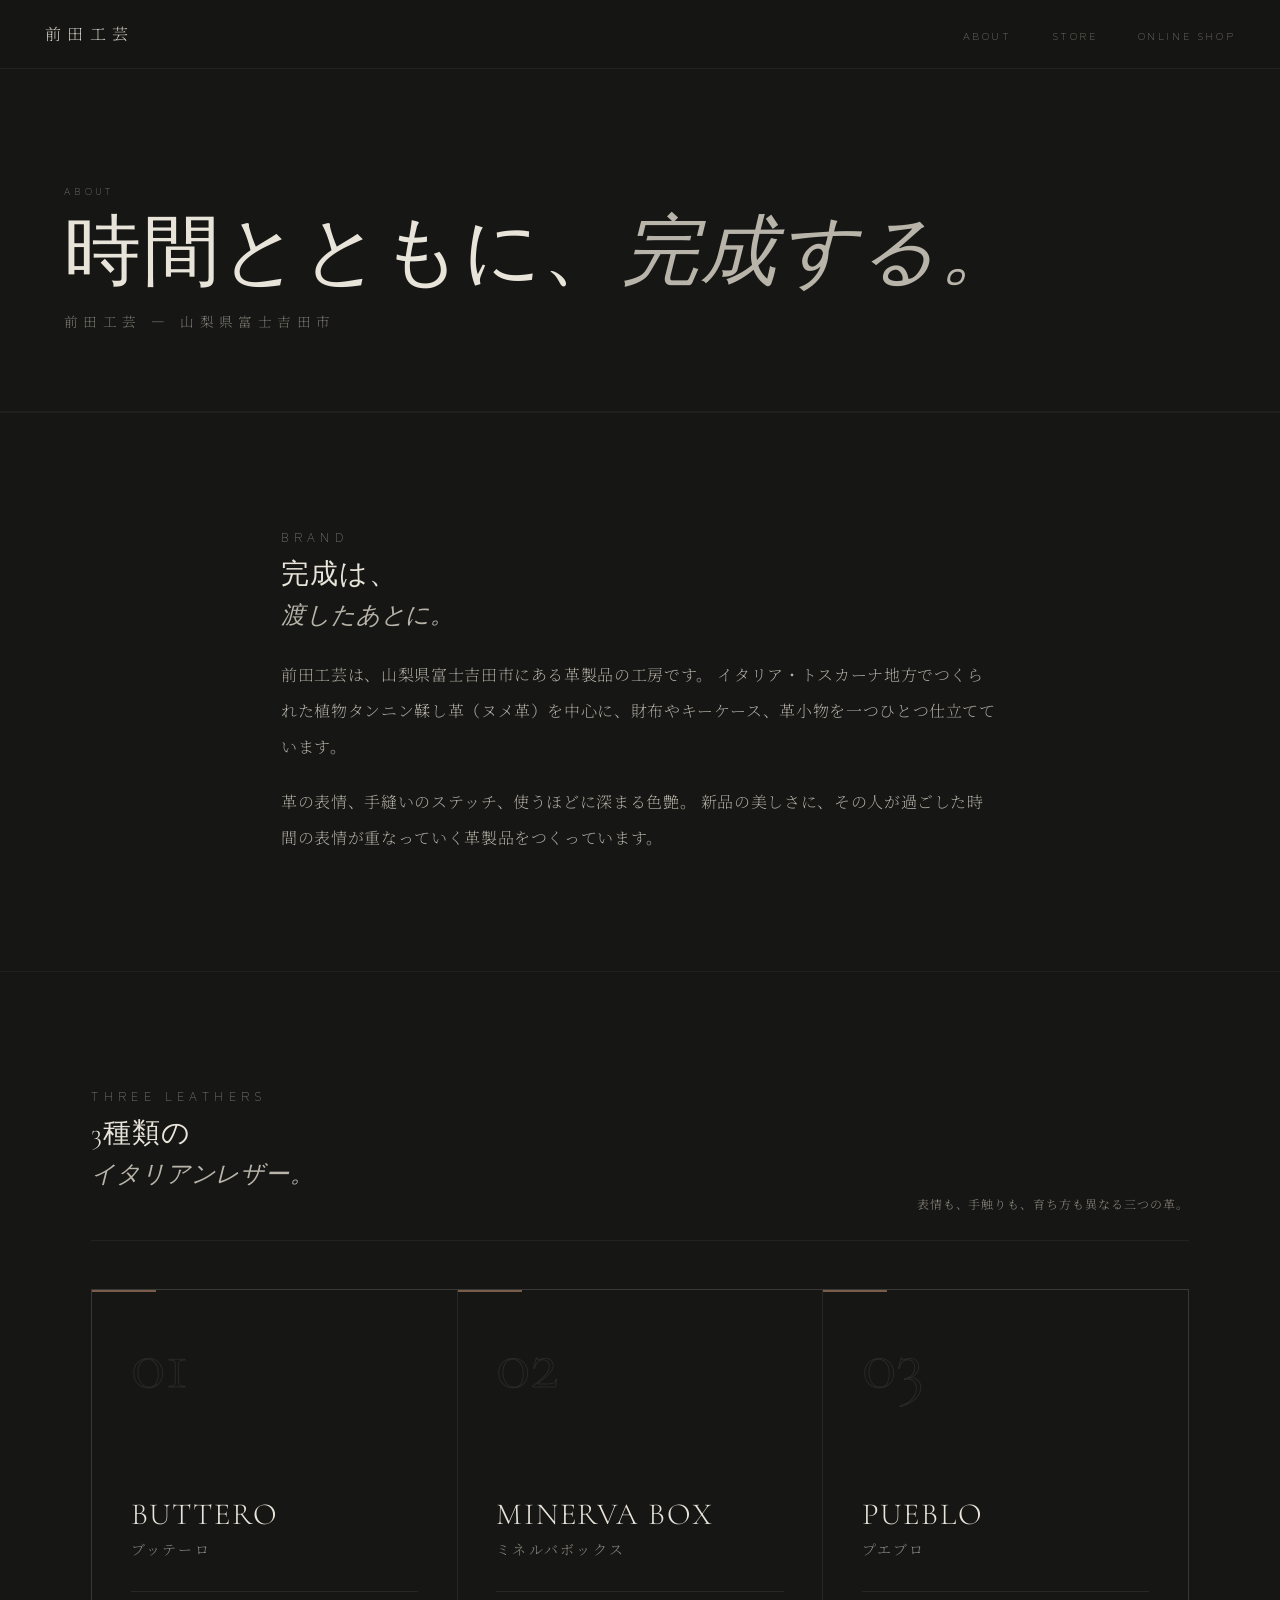
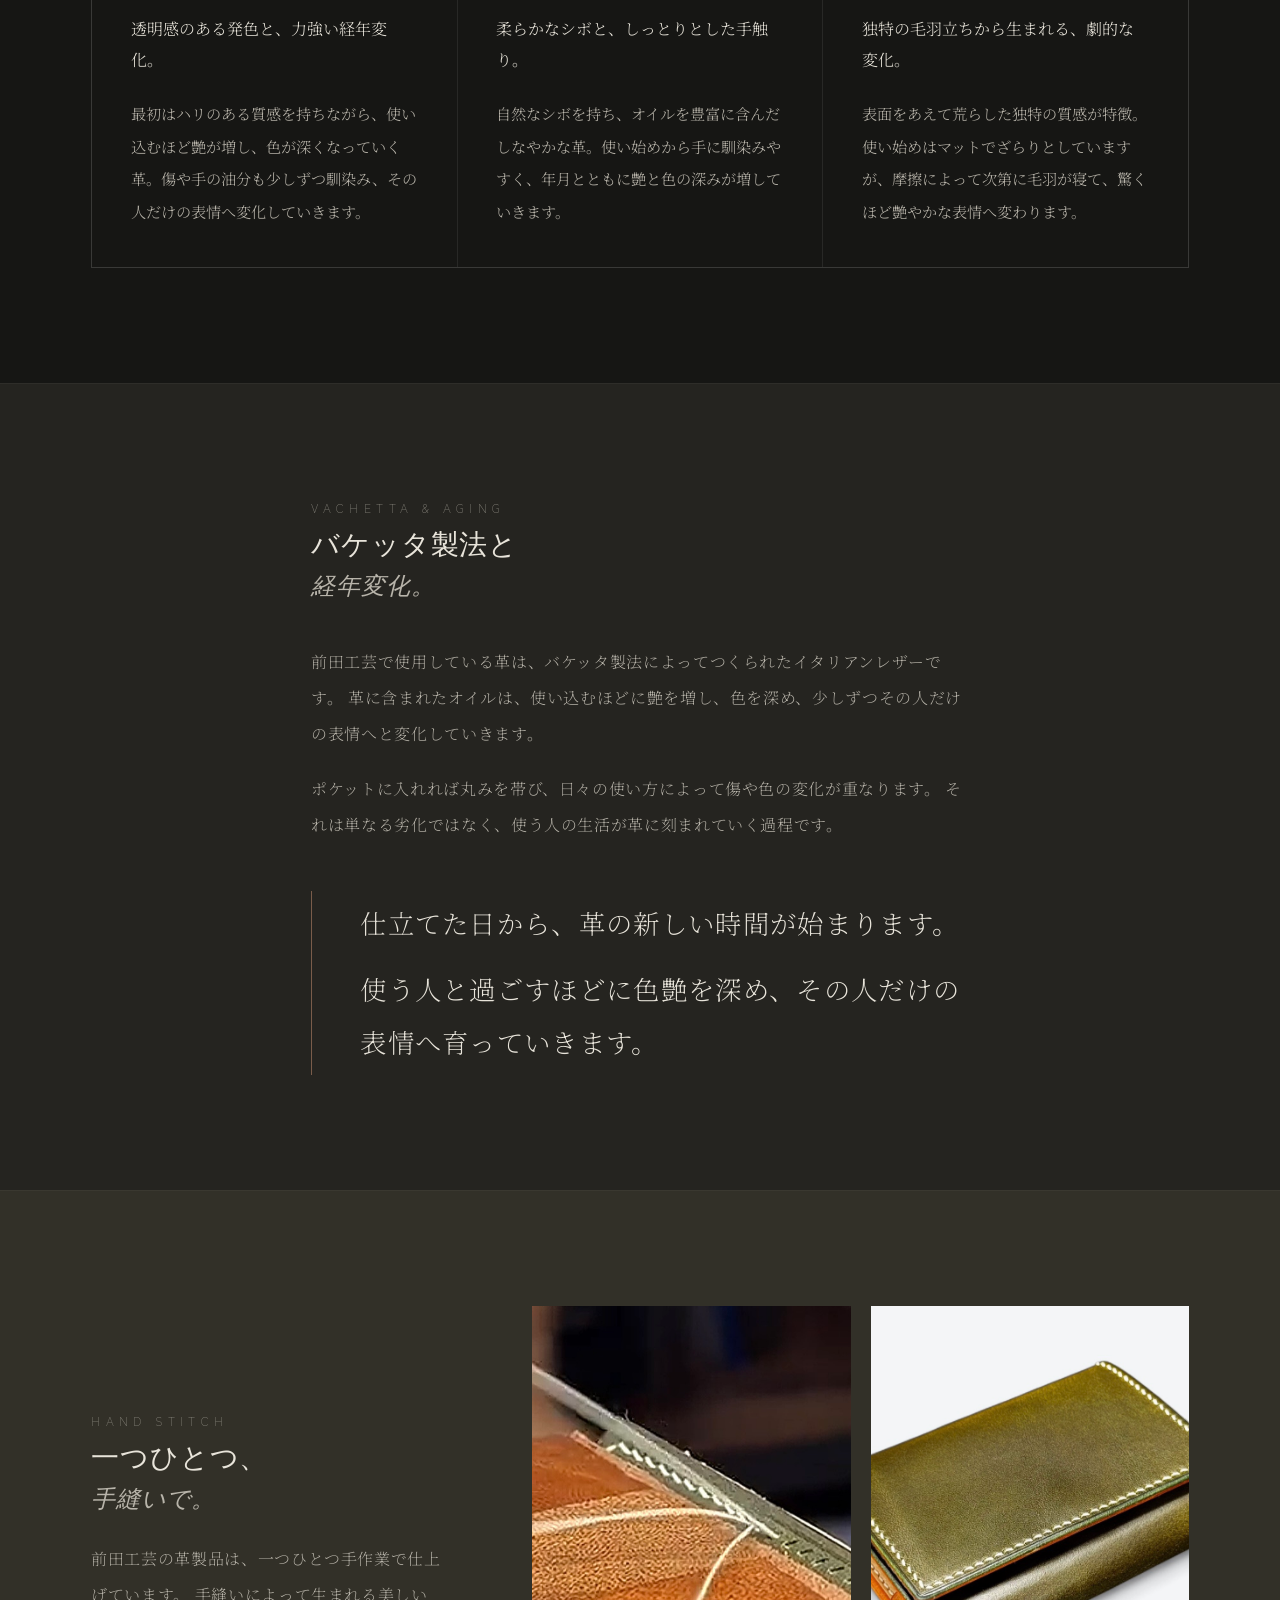
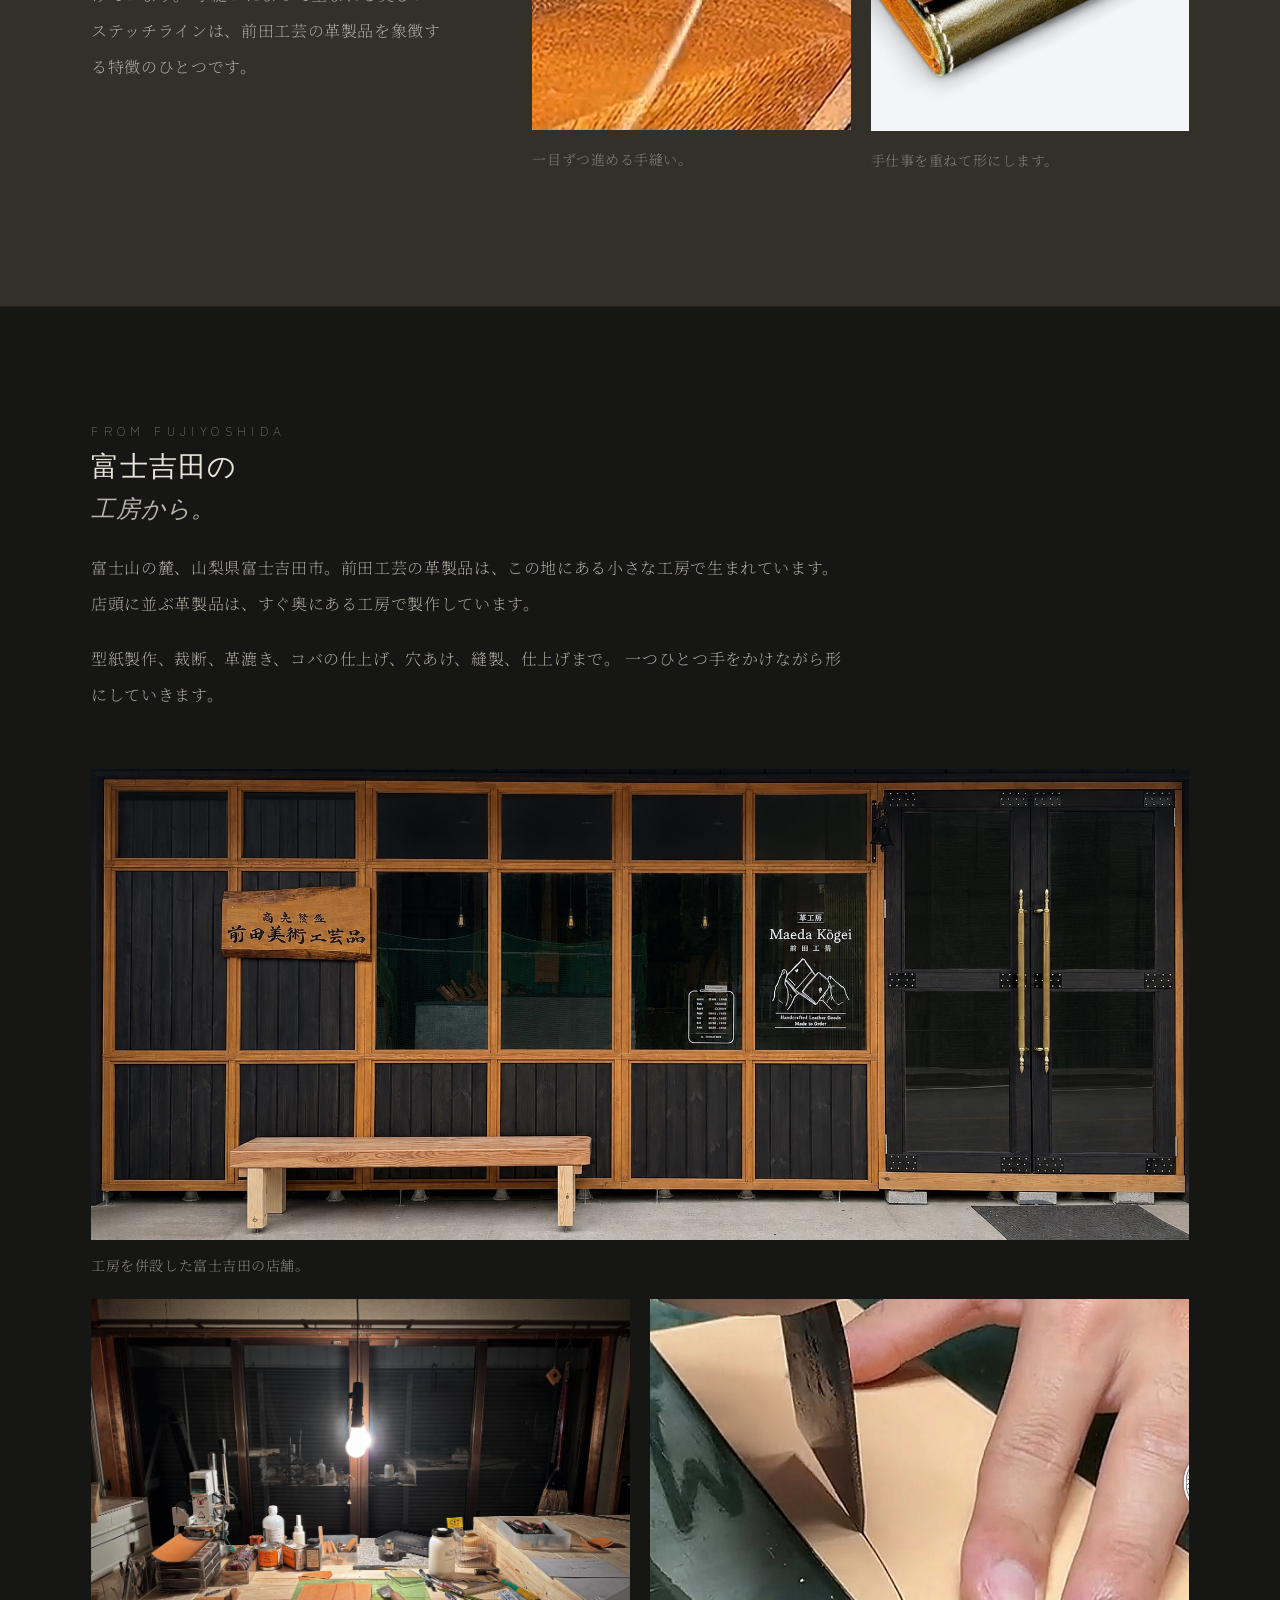
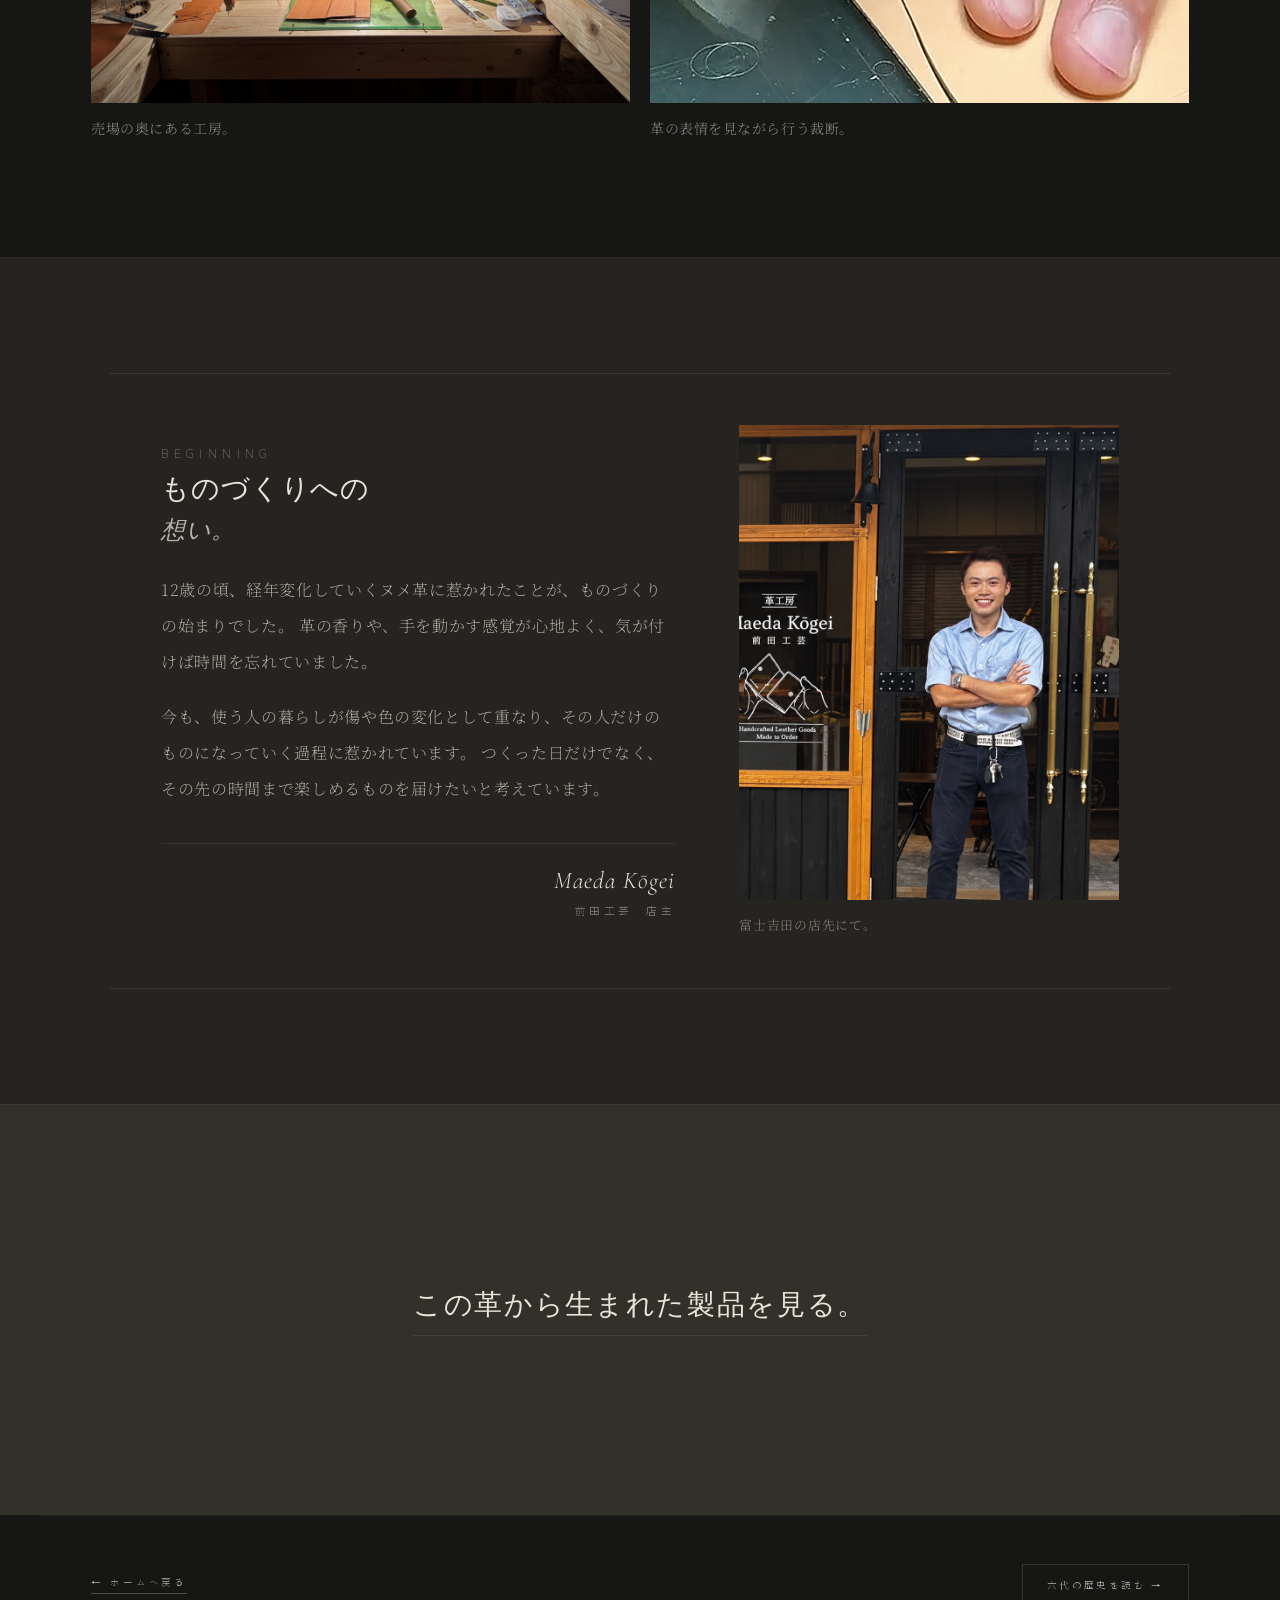
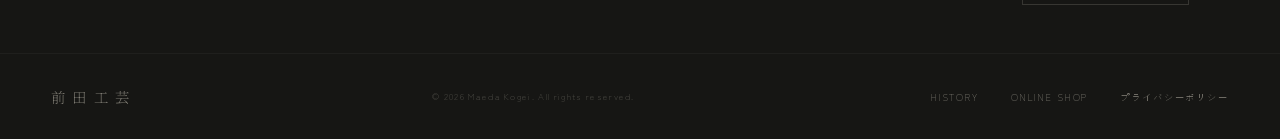
<file: about.html>
<!doctype html>
<html lang="ja">
  <head>
    <meta charset="UTF-8" />
    <meta name="viewport" content="width=device-width, initial-scale=1.0" />
    <title>時間とともに、完成する。 | 前田工芸</title>
    <meta
      name="description"
      content="イタリア・トスカーナの植物タンニン鞣し革を使い、富士吉田の工房で一つひとつ手縫いする前田工芸。3種類の革、経年変化、手仕事をご紹介します。"
    />
    <meta property="og:type" content="article" />
    <meta property="og:site_name" content="前田工芸 | Maeda Kogei" />
    <meta property="og:title" content="時間とともに、完成する。 | 前田工芸" />
    <meta
      property="og:description"
      content="3種類のイタリアンレザーと手縫いの仕事。富士吉田の工房から、使う時間とともに育つ革製品を届けます。"
    />
    <meta property="og:url" content="https://maedakogei.com/about.html" />
    <meta property="og:image" content="https://maedakogei.com/img/workshop-03.jpg" />
    <meta name="twitter:card" content="summary_large_image" />
    <link rel="icon" href="favicon.ico" sizes="any" />
    <link rel="icon" href="favicon.svg" type="image/svg+xml" />
    <link rel="apple-touch-icon" href="apple-touch-icon.png" />
    <link
      href="https://fonts.googleapis.com/css2?family=Cormorant+Garamond:ital,wght@0,300;0,400;1,300&family=Noto+Serif+JP:wght@200;300;400&family=Zen+Kaku+Gothic+New:wght@300;400&display=swap"
      rel="stylesheet"
    />
    <!-- Google tag (gtag.js) -->
    <script
      async
      src="https://www.googletagmanager.com/gtag/js?id=G-6QFMMXG3V5"
    ></script>
    <script>
      window.dataLayer = window.dataLayer || [];
      function gtag() {
        dataLayer.push(arguments);
      }
      gtag("js", new Date());
      gtag("config", "G-6QFMMXG3V5");
    </script>
    <link rel="stylesheet" href="style.css?v=20260904-4" />
  </head>
  <body>
    <nav>
      <a href="index.html" class="nav-logo">前田工芸</a>
      <ul class="nav-links">
        <li><a href="about.html" data-loc="nav">About</a></li>
        <li><a href="store.html">Store</a></li>
        <li>
          <a
            href="https://shop.maedakogei.com/"
            target="_blank"
            rel="noopener noreferrer"
            data-loc="nav"
            >Online Shop</a
          >
        </li>
      </ul>
      <button
        class="nav-hamburger"
        aria-label="メニューを開く"
        aria-expanded="false"
      >
        <span></span><span></span><span></span>
      </button>
    </nav>
    <div class="nav-overlay">
      <a href="about.html" data-loc="nav-overlay">About</a>
      <a href="store.html">Store</a>
      <a
        href="https://shop.maedakogei.com/"
        target="_blank"
        rel="noopener noreferrer"
        data-loc="nav-overlay"
        >Online Shop</a
      >
    </div>

    <header class="story-hero">
      <p class="section-label">About</p>
      <h1 class="story-hero-title">時間とともに、<em>完成する。</em></h1>
      <p class="story-hero-sub">前田工芸 — 山梨県富士吉田市</p>
    </header>

    <main>
      <!-- 01: ブランドについて -->
      <section class="about-prose-section about-intro-section">
        <div class="about-prose-inner">
          <p class="section-label reveal">Brand</p>
          <h2 class="story-section-title reveal d1">
            完成は、<em>渡したあとに。</em>
          </h2>
          <div class="story-section-body reveal d2">
            <p>
              前田工芸は、山梨県富士吉田市にある革製品の工房です。
              イタリア・トスカーナ地方でつくられた植物タンニン鞣し革（ヌメ革）を中心に、財布やキーケース、革小物を一つひとつ仕立てています。
            </p>
            <p>
              革の表情、手縫いのステッチ、使うほどに深まる色艶。
              新品の美しさに、その人が過ごした時間の表情が重なっていく革製品をつくっています。
            </p>
          </div>
        </div>
      </section>

      <!-- 02: 3種類のイタリアンレザー -->
      <section class="about-leather-section">
        <div class="section-inner">
          <div class="section-header">
            <div>
              <p class="section-label reveal">Three Leathers</p>
              <h2 class="story-section-title reveal d1">
                3種類の<em>イタリアンレザー。</em>
              </h2>
            </div>
            <p class="section-lead reveal d2">
              表情も、手触りも、育ち方も異なる三つの革。
            </p>
          </div>

          <div class="about-leather-grid">
            <article class="about-leather-card reveal">
              <p class="about-leather-number">01</p>
              <p class="about-leather-name" lang="en">BUTTERO</p>
              <h3 class="about-leather-jp">ブッテーロ</h3>
              <p class="about-leather-lead">
                透明感のある発色と、力強い経年変化。
              </p>
              <p class="about-leather-description">
                最初はハリのある質感を持ちながら、使い込むほど艶が増し、色が深くなっていく革。傷や手の油分も少しずつ馴染み、その人だけの表情へ変化していきます。
              </p>
            </article>

            <article class="about-leather-card reveal d1">
              <p class="about-leather-number">02</p>
              <p class="about-leather-name" lang="en">MINERVA BOX</p>
              <h3 class="about-leather-jp">ミネルバボックス</h3>
              <p class="about-leather-lead">
                柔らかなシボと、しっとりとした手触り。
              </p>
              <p class="about-leather-description">
                自然なシボを持ち、オイルを豊富に含んだしなやかな革。使い始めから手に馴染みやすく、年月とともに艶と色の深みが増していきます。
              </p>
            </article>

            <article class="about-leather-card reveal d2">
              <p class="about-leather-number">03</p>
              <p class="about-leather-name" lang="en">PUEBLO</p>
              <h3 class="about-leather-jp">プエブロ</h3>
              <p class="about-leather-lead">
                独特の毛羽立ちから生まれる、劇的な変化。
              </p>
              <p class="about-leather-description">
                表面をあえて荒らした独特の質感が特徴。使い始めはマットでざらりとしていますが、摩擦によって次第に毛羽が寝て、驚くほど艶やかな表情へ変わります。
              </p>
            </article>
          </div>
        </div>
      </section>

      <!-- 03: バケッタ製法と経年変化 -->
      <section class="about-prose-section about-prose-section--alt">
        <div class="about-prose-inner">
          <p class="section-label reveal">Vachetta &amp; Aging</p>
          <h2 class="story-section-title reveal d1">
            バケッタ製法と<em>経年変化。</em>
          </h2>
          <div class="about-aging-block">
            <div class="story-section-body reveal d2">
              <p>
                前田工芸で使用している革は、バケッタ製法によってつくられたイタリアンレザーです。
                革に含まれたオイルは、使い込むほどに艶を増し、色を深め、少しずつその人だけの表情へと変化していきます。
              </p>
              <p>
                ポケットに入れれば丸みを帯び、日々の使い方によって傷や色の変化が重なります。
                それは単なる劣化ではなく、使う人の生活が革に刻まれていく過程です。
              </p>
            </div>
            <div class="about-aging-statement reveal d2">
              <p>仕立てた日から、革の新しい時間が始まります。</p>
              <p>使う人と過ごすほどに色艶を深め、その人だけの表情へ育っていきます。</p>
            </div>
          </div>
        </div>
      </section>

      <!-- 04: 手縫い -->
      <section class="about-craft-section about-hand-stitch-section">
        <div class="section-inner">
          <div class="about-feature-grid">
            <div class="about-feature-copy">
              <p class="section-label reveal">Hand Stitch</p>
              <h2 class="story-section-title reveal d1">一つひとつ、<em>手縫いで。</em></h2>
              <div class="story-section-body reveal d2">
                <p>
                  前田工芸の革製品は、一つひとつ手作業で仕上げています。
                  手縫いによって生まれる美しいステッチラインは、前田工芸の革製品を象徴する特徴のひとつです。
                </p>
              </div>
            </div>

            <div class="about-stitch-gallery">
              <figure class="about-craft-item reveal">
                <div class="about-craft-img-wrap">
                  <img
                    class="about-craft-img"
                    src="img/workshop-03.jpg"
                    alt="革を手縫いする作業風景"
                    width="885"
                    height="664"
                    loading="lazy"
                  />
                </div>
                <figcaption class="about-craft-caption">
                  一目ずつ進める手縫い。
                </figcaption>
              </figure>

              <figure class="about-craft-item reveal d1">
                <div class="about-craft-img-wrap">
                  <img
                    class="about-craft-img"
                    src="img/workshop-04.jpg"
                    alt="手作業で仕上げた革製品"
                    width="1290"
                    height="968"
                    loading="lazy"
                  />
                </div>
                <figcaption class="about-craft-caption">
                  手仕事を重ねて形にします。
                </figcaption>
              </figure>
            </div>
          </div>
        </div>
      </section>

      <!-- 05: 富士吉田の工房から -->
      <section class="about-prose-section about-workshop-section">
        <div class="section-inner">
          <div class="about-workshop-copy">
            <p class="section-label reveal">From Fujiyoshida</p>
            <h2 class="story-section-title reveal d1">
              富士吉田の<em>工房から。</em>
            </h2>
            <div class="story-section-body reveal d2">
              <p>
                富士山の麓、山梨県富士吉田市。前田工芸の革製品は、この地にある小さな工房で生まれています。
                店頭に並ぶ革製品は、すぐ奥にある工房で製作しています。
              </p>
              <p>
                型紙製作、裁断、革漉き、コバの仕上げ、穴あけ、縫製、仕上げまで。
                一つひとつ手をかけながら形にしていきます。
              </p>
            </div>
          </div>

          <div class="about-workshop-gallery">
            <figure class="about-workshop-photo about-workshop-photo--wide reveal">
              <div class="about-workshop-image-wrap about-workshop-image-wrap--wide">
                <img
                  src="img/storefront.jpg"
                  alt="富士吉田にある前田工芸の店舗外観"
                  width="1921"
                  height="819"
                  loading="lazy"
                />
              </div>
              <figcaption>工房を併設した富士吉田の店舗。</figcaption>
            </figure>
            <figure class="about-workshop-photo reveal">
              <div class="about-workshop-image-wrap">
                <img
                  src="img/workshop-01.jpg"
                  alt="前田工芸の工房にある作業台"
                  width="2364"
                  height="1774"
                  loading="lazy"
                />
              </div>
              <figcaption>売場の奥にある工房。</figcaption>
            </figure>
            <figure class="about-workshop-photo reveal d1">
              <div class="about-workshop-image-wrap">
                <img
                  src="img/workshop-02.jpg"
                  alt="工房で革を裁断する作業"
                  width="1020"
                  height="765"
                  loading="lazy"
                />
              </div>
              <figcaption>革の表情を見ながら行う裁断。</figcaption>
            </figure>
          </div>
        </div>
      </section>

      <!-- 06: ものづくりへの想い -->
      <section class="about-prose-section about-prose-section--alt">
        <div class="about-prose-inner about-letter">
          <div class="about-letter-copy">
            <p class="section-label reveal">Beginning</p>
            <h2 class="story-section-title reveal d1">
              ものづくりへの<em>想い。</em>
            </h2>
            <div class="story-section-body reveal d2">
              <p>
                12歳の頃、経年変化していくヌメ革に惹かれたことが、ものづくりの始まりでした。
                革の香りや、手を動かす感覚が心地よく、気が付けば時間を忘れていました。
              </p>
              <p>
                今も、使う人の暮らしが傷や色の変化として重なり、その人だけのものになっていく過程に惹かれています。
                つくった日だけでなく、その先の時間まで楽しめるものを届けたいと考えています。
              </p>
            </div>
            <p class="about-letter-sign reveal d2">
              <span class="about-letter-sign-en" lang="en">Maeda Kōgei</span>
              <span class="about-letter-sign-jp">前田工芸　店主</span>
            </p>
          </div>

          <figure class="about-letter-photo reveal d1">
            <div class="about-letter-image-wrap">
              <img
                src="img/maeda-owner-storefront-20260905.jpg"
                alt="富士吉田の店舗前に立つ前田工芸の店主"
                width="1448"
                height="1086"
                loading="lazy"
              />
            </div>
            <figcaption>富士吉田の店先にて。</figcaption>
          </figure>
        </div>
      </section>

      <!-- 07: 商品への導線 -->
      <section
        class="about-prose-section about-prose-section--closing about-cta-section"
        data-read-goal="about"
      >
        <div class="section-inner">
          <a
            href="https://shop.maedakogei.com/"
            class="about-product-cta reveal"
            target="_blank"
            rel="noopener noreferrer"
            data-loc="story-end"
          >
            <h2>この革から生まれた製品を見る。</h2>
          </a>
        </div>
      </section>
    </main>

    <div class="story-end-nav section-inner">
      <a href="index.html" class="history-full-link">← ホームへ戻る</a>
      <a href="history.html" class="story-shop-link" data-loc="end-nav"
        >六代の歴史を読む →</a
      >
    </div>

    <footer>
      <div class="footer-logo">前田工芸</div>
      <p class="footer-copy">© 2026 Maeda Kogei. All rights reserved.</p>
      <div class="footer-links">
        <a href="history.html">History</a>
        <!-- <a href="#">Instagram</a> -->
        <a
          href="https://shop.maedakogei.com/"
          target="_blank"
          rel="noopener noreferrer"
          data-loc="footer"
          >Online Shop</a
        >
        <a href="privacy.html">プライバシーポリシー</a>
      </div>
    </footer>

    <script src="analytics.js?v=20260910"></script>
    <script>
      const io = new IntersectionObserver(
        (entries) => {
          entries.forEach((e) => {
            if (e.isIntersecting) e.target.classList.add("in");
          });
        },
        { threshold: 0.08, rootMargin: "0px 0px -40px 0px" },
      );
      document.querySelectorAll(".reveal").forEach((el) => io.observe(el));
    </script>
    <script>
      const hamburger = document.querySelector(".nav-hamburger");
      const overlay = document.querySelector(".nav-overlay");
      hamburger.addEventListener("click", () => {
        const isOpen = hamburger.classList.toggle("open");
        overlay.classList.toggle("open", isOpen);
        hamburger.setAttribute("aria-expanded", isOpen);
        document.body.style.overflow = isOpen ? "hidden" : "";
      });
      overlay.querySelectorAll("a").forEach((link) => {
        link.addEventListener("click", () => {
          hamburger.classList.remove("open");
          overlay.classList.remove("open");
          hamburger.setAttribute("aria-expanded", false);
          document.body.style.overflow = "";
        });
      });
    </script>
  </body>
</html>
</file>
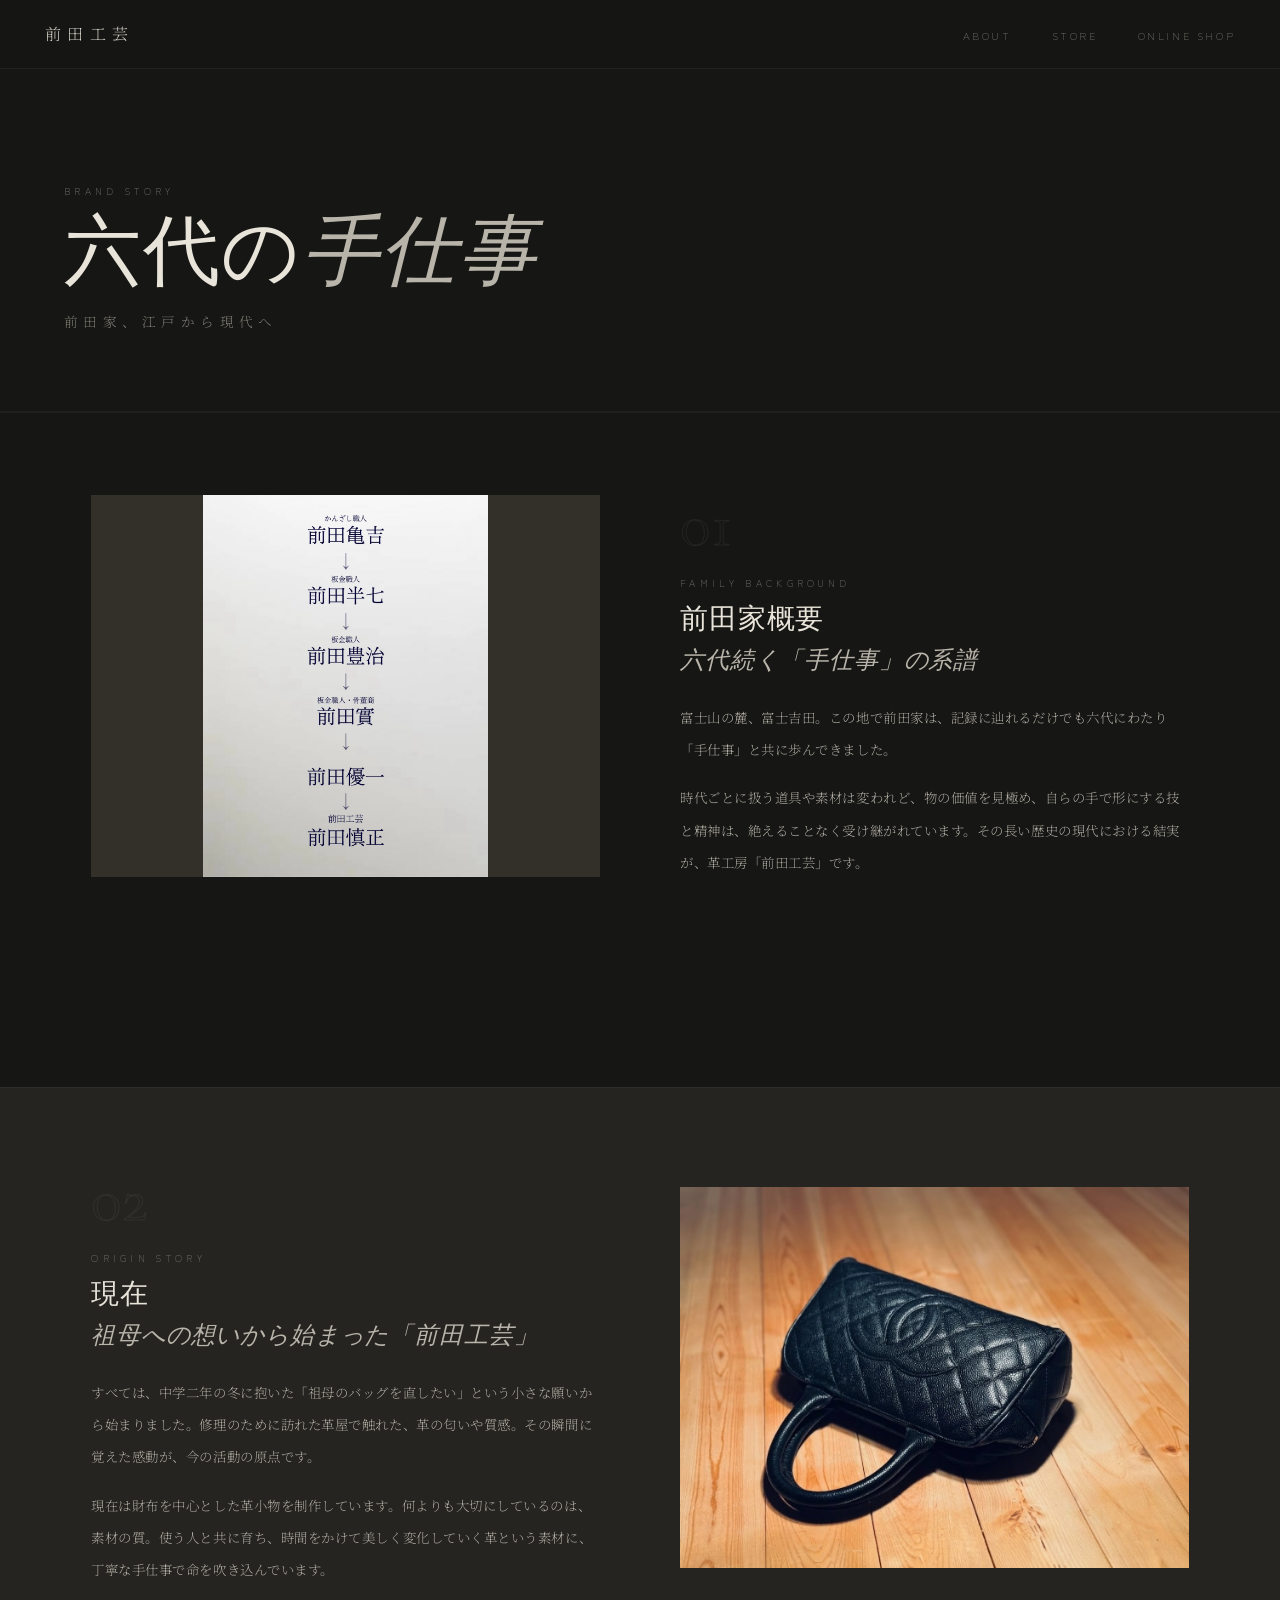
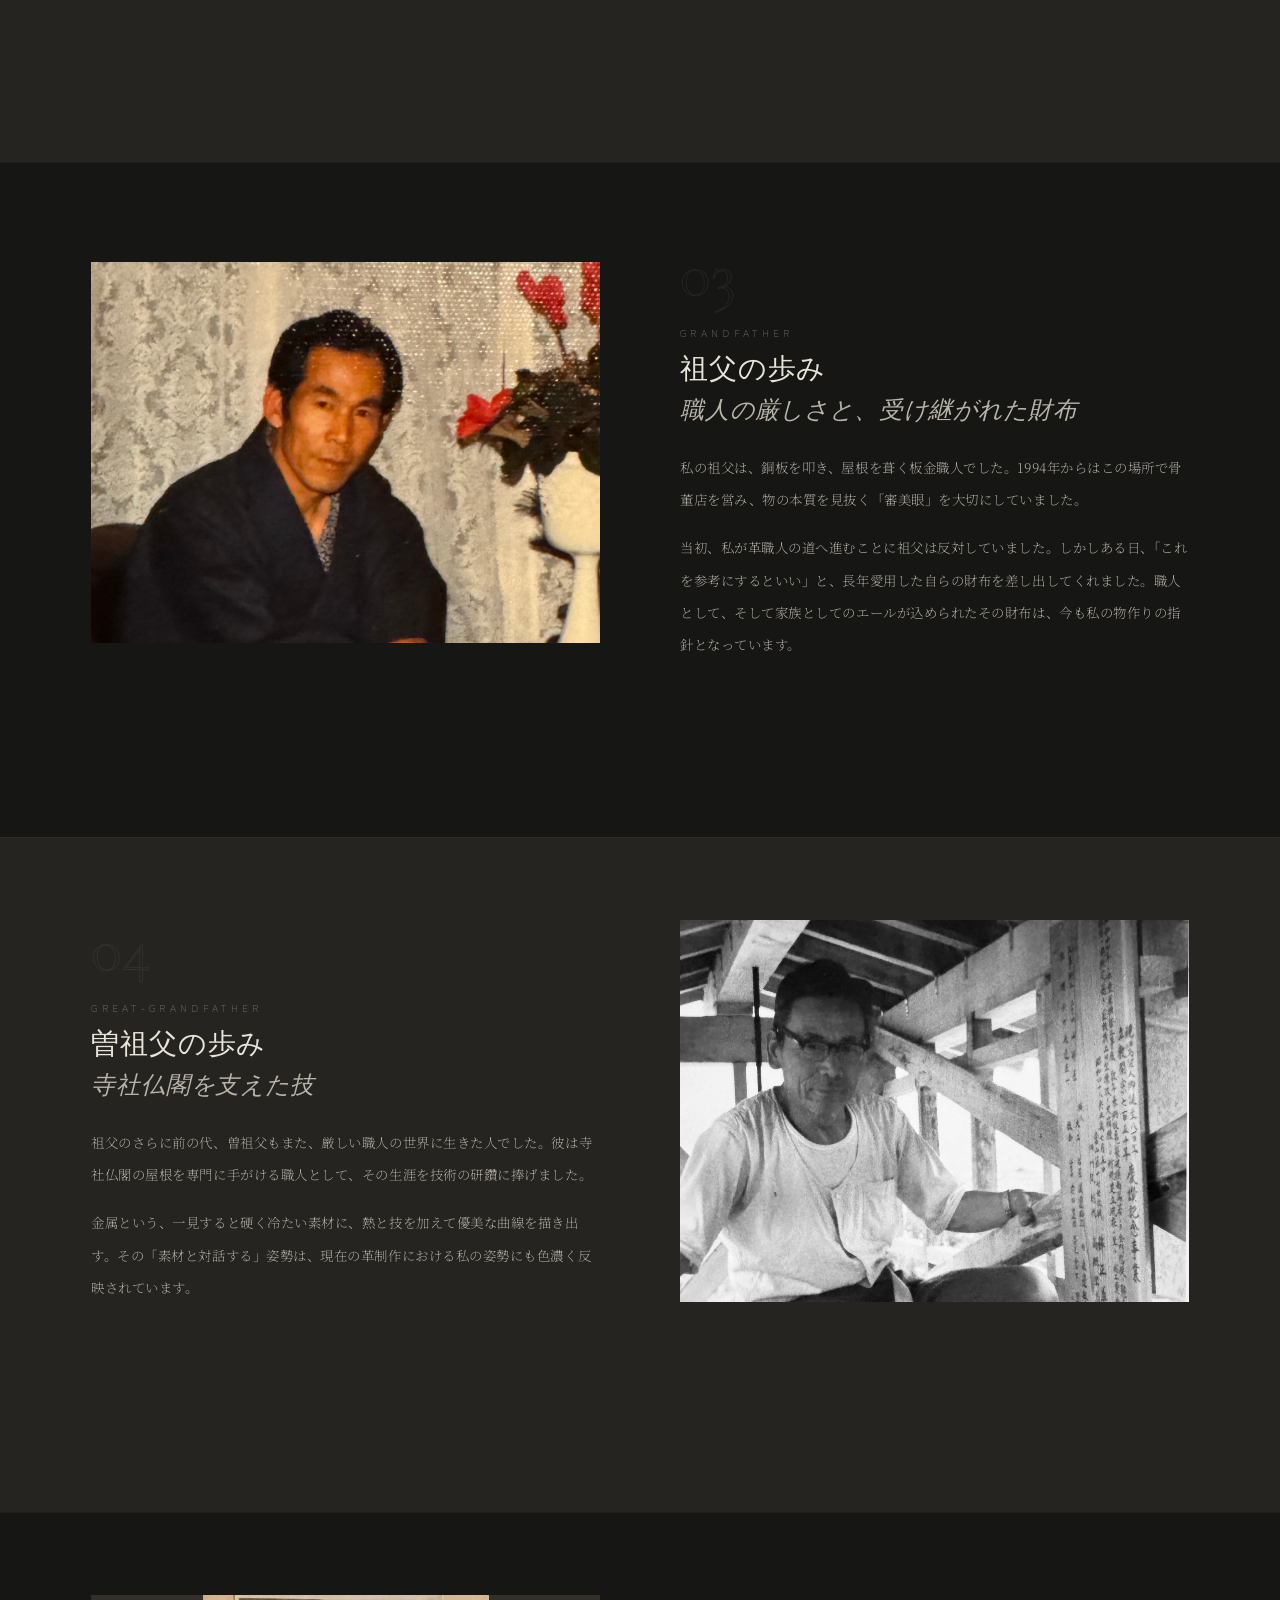
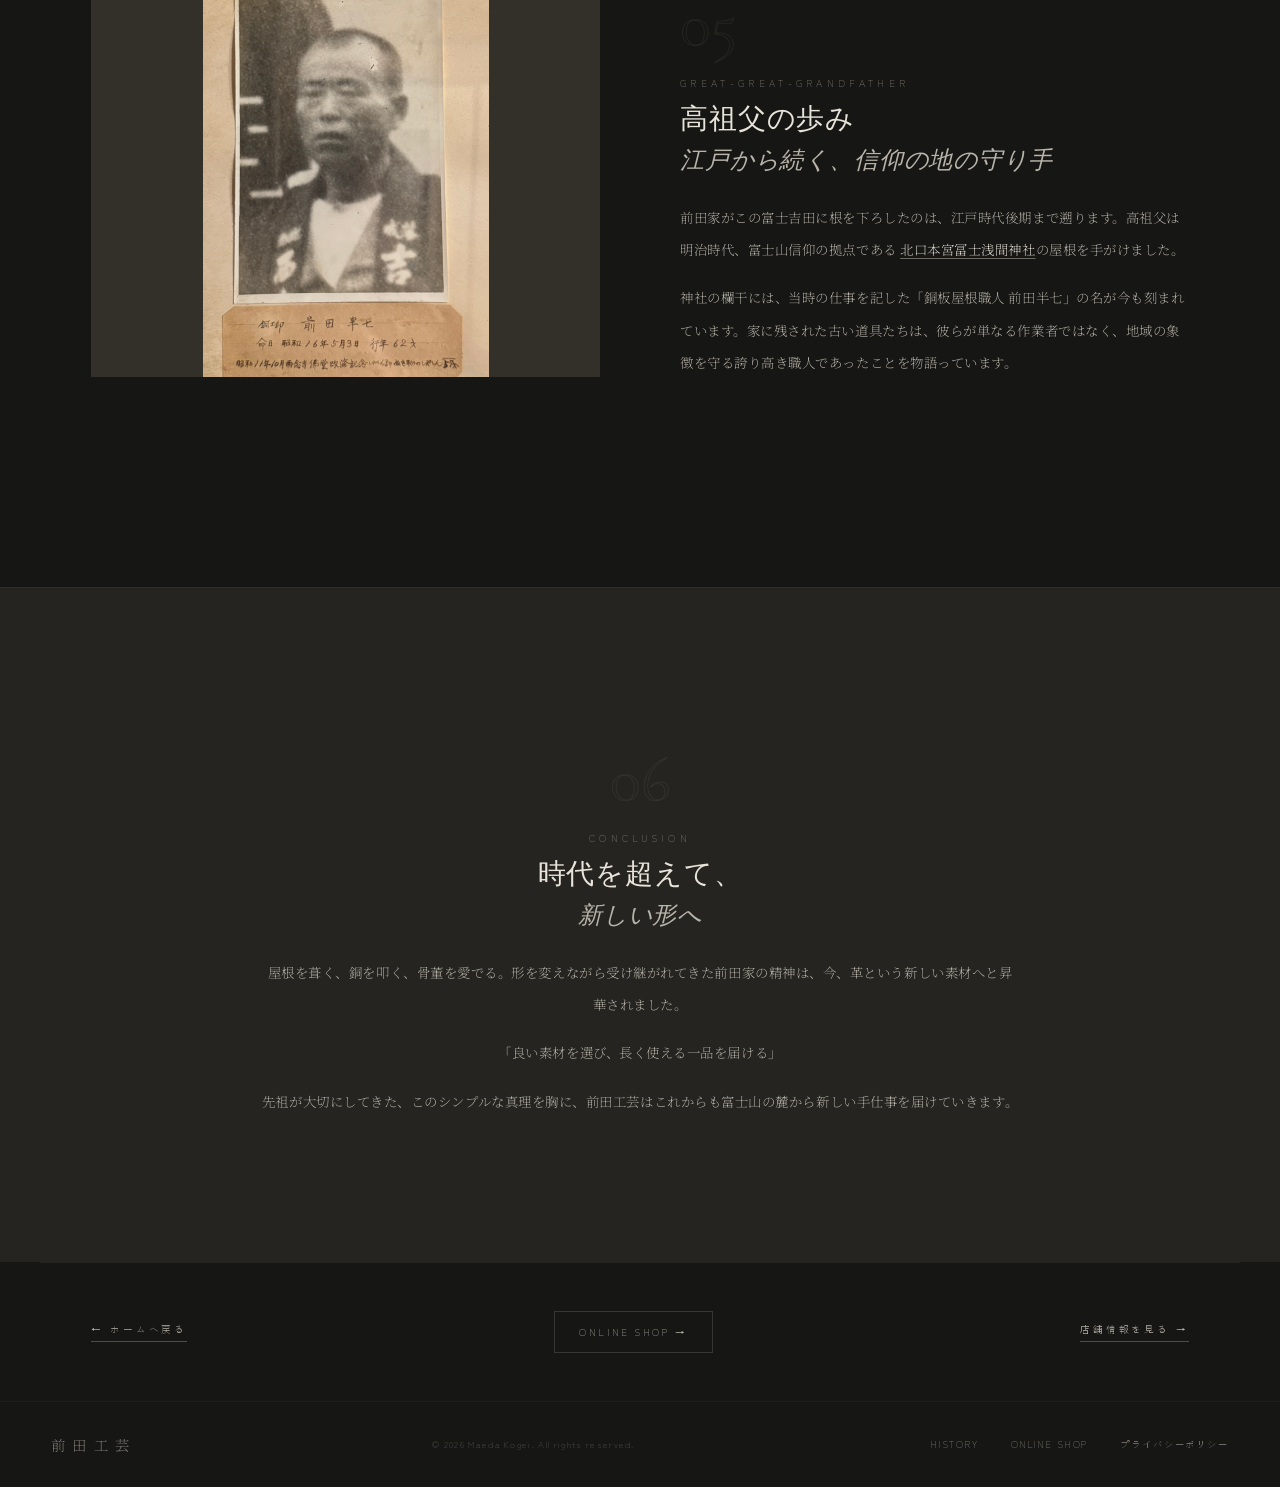
<file: history.html>
<!doctype html>
<html lang="ja">
  <head>
    <meta charset="UTF-8" />
    <meta name="viewport" content="width=device-width, initial-scale=1.0" />
    <title>前田工芸 | Brand Story</title>
    <meta
      name="description"
      content="江戸時代から富士吉田に続く前田家六代の物語。寺社仏閣の屋根を手がけた職人から骨董商、そして革工房へ——受け継がれる手仕事の精神をご紹介します。"
    />
    <meta property="og:type" content="article" />
    <meta property="og:site_name" content="前田工芸 | Maeda Kogei" />
    <meta property="og:title" content="六代の手仕事 — 前田家、江戸から現代へ | 前田工芸" />
    <meta
      property="og:description"
      content="寺社仏閣の屋根を手がけた職人から骨董商、そして革工房へ。富士山の麓で受け継がれる六代の物語。"
    />
    <meta property="og:url" content="https://maedakogei.com/history.html" />
    <meta property="og:image" content="https://maedakogei.com/img/ggf-roof.jpg" />
    <meta name="twitter:card" content="summary_large_image" />
    <link rel="icon" href="favicon.ico" sizes="any" />
    <link rel="icon" href="favicon.svg" type="image/svg+xml" />
    <link rel="apple-touch-icon" href="apple-touch-icon.png" />
    <link
      href="https://fonts.googleapis.com/css2?family=Cormorant+Garamond:ital,wght@0,300;0,400;1,300&family=Noto+Serif+JP:wght@200;300;400&family=Zen+Kaku+Gothic+New:wght@300;400&display=swap"
      rel="stylesheet"
    />
    <!-- Google tag (gtag.js) -->
    <script
      async
      src="https://www.googletagmanager.com/gtag/js?id=G-6QFMMXG3V5"
    ></script>
    <script>
      window.dataLayer = window.dataLayer || [];
      function gtag() {
        dataLayer.push(arguments);
      }
      gtag("js", new Date());
      gtag("config", "G-6QFMMXG3V5");
    </script>
    <link rel="stylesheet" href="style.css?v=20260902" />
  </head>
  <body>
    <nav>
      <a href="index.html" class="nav-logo">前田工芸</a>
      <ul class="nav-links">
        <li><a href="about.html" data-loc="nav">About</a></li>
        <li><a href="store.html">Store</a></li>
        <li>
          <a
            href="https://shop.maedakogei.com/"
            target="_blank"
            rel="noopener noreferrer"
            data-loc="nav"
            >Online Shop</a
          >
        </li>
      </ul>
      <button class="nav-hamburger" aria-label="メニューを開く" aria-expanded="false">
        <span></span><span></span><span></span>
      </button>
    </nav>
    <div class="nav-overlay">
      <a href="about.html" data-loc="nav-overlay">About</a>
      <a href="store.html">Store</a>
      <a
        href="https://shop.maedakogei.com/"
        target="_blank"
        rel="noopener noreferrer"
        data-loc="nav-overlay"
        >Online Shop</a
      >
    </div>

    <header class="story-hero">
      <p class="section-label">Brand Story</p>
      <h1 class="story-hero-title">六代の<em>手仕事</em></h1>
      <p class="story-hero-sub">前田家、江戸から現代へ</p>
    </header>

    <main>
      <!-- 01: 前田家概要 -->
      <section class="story-section story-section--ltr">
        <div class="story-section-inner">
          <figure class="story-figure reveal">
            <div class="story-img-wrap">
              <img
                src="img/familly-tree.jpg"
                alt="前田家概要 — 六代続く手仕事の系譜"
                class="story-img"
                loading="lazy"
              />
            </div>
          </figure>
          <div class="story-text-block">
            <div class="story-text-header">
              <p class="story-section-num reveal">01</p>
              <p class="section-label reveal d1">Family Background</p>
              <h2 class="story-section-title reveal d1">
                前田家概要<br /><em>六代続く「手仕事」の系譜</em>
              </h2>
            </div>
            <div class="story-section-body reveal d2">
              <p>
                富士山の麓、富士吉田。この地で前田家は、記録に辿れるだけでも六代にわたり「手仕事」と共に歩んできました。
              </p>
              <p>
                時代ごとに扱う道具や素材は変われど、物の価値を見極め、自らの手で形にする技と精神は、絶えることなく受け継がれています。その長い歴史の現代における結実が、革工房「前田工芸」です。
              </p>
            </div>
          </div>
        </div>
      </section>

      <!-- 02: 現在 -->
      <section class="story-section story-section--rtl">
        <div class="story-section-inner">
          <figure class="story-figure reveal">
            <div class="story-img-wrap">
              <img
                src="img/gm-bag.png"
                alt="現在 — 祖母への想いから始まった前田工芸"
                class="story-img"
                loading="lazy"
              />
            </div>
          </figure>
          <div class="story-text-block">
            <div class="story-text-header">
              <p class="story-section-num reveal">02</p>
              <p class="section-label reveal d1">Origin Story</p>
              <h2 class="story-section-title reveal d1">
                現在<br /><em>祖母への想いから始まった「前田工芸」</em>
              </h2>
            </div>
            <div class="story-section-body reveal d2">
              <p>
                すべては、中学二年の冬に抱いた「祖母のバッグを直したい」という小さな願いから始まりました。修理のために訪れた革屋で触れた、革の匂いや質感。その瞬間に覚えた感動が、今の活動の原点です。
              </p>
              <p>
                現在は財布を中心とした革小物を制作しています。何よりも大切にしているのは、素材の質。使う人と共に育ち、時間をかけて美しく変化していく革という素材に、丁寧な手仕事で命を吹き込んでいます。
              </p>
            </div>
          </div>
        </div>
      </section>

      <!-- 03: 祖父 -->
      <section class="story-section story-section--ltr">
        <div class="story-section-inner">
          <figure class="story-figure reveal">
            <div class="story-img-wrap">
              <img
                src="img/gf02.jpg"
                alt="祖父の歩み — 職人の厳しさと受け継がれた財布"
                class="story-img"
                loading="lazy"
              />
            </div>
          </figure>
          <div class="story-text-block">
            <div class="story-text-header">
              <p class="story-section-num reveal">03</p>
              <p class="section-label reveal d1">Grandfather</p>
              <h2 class="story-section-title reveal d1">
                祖父の歩み<br /><em>職人の厳しさと、受け継がれた財布</em>
              </h2>
            </div>
            <div class="story-section-body reveal d2">
              <p>
                私の祖父は、銅板を叩き、屋根を葺く板金職人でした。1994年からはこの場所で骨董店を営み、物の本質を見抜く「審美眼」を大切にしていました。
              </p>
              <p>
                当初、私が革職人の道へ進むことに祖父は反対していました。しかしある日、「これを参考にするといい」と、長年愛用した自らの財布を差し出してくれました。職人として、そして家族としてのエールが込められたその財布は、今も私の物作りの指針となっています。
              </p>
            </div>
          </div>
        </div>
      </section>

      <!-- 04: 曽祖父 -->
      <section class="story-section story-section--rtl">
        <div class="story-section-inner">
          <figure class="story-figure reveal">
            <div class="story-img-wrap">
              <img
                src="img/ggf01.jpg"
                alt="曽祖父の歩み — 寺社仏閣を支えた技"
                class="story-img"
                loading="lazy"
              />
            </div>
          </figure>
          <div class="story-text-block">
            <div class="story-text-header">
              <p class="story-section-num reveal">04</p>
              <p class="section-label reveal d1">Great-Grandfather</p>
              <h2 class="story-section-title reveal d1">
                曽祖父の歩み<br /><em>寺社仏閣を支えた技</em>
              </h2>
            </div>
            <div class="story-section-body reveal d2">
              <p>
                祖父のさらに前の代、曽祖父もまた、厳しい職人の世界に生きた人でした。彼は寺社仏閣の屋根を専門に手がける職人として、その生涯を技術の研鑽に捧げました。
              </p>
              <p>
                金属という、一見すると硬く冷たい素材に、熱と技を加えて優美な曲線を描き出す。その「素材と対話する」姿勢は、現在の革制作における私の姿勢にも色濃く反映されています。
              </p>
            </div>
          </div>
        </div>
      </section>

      <!-- 05: 高祖父 -->
      <section class="story-section story-section--ltr">
        <div class="story-section-inner">
          <figure class="story-figure reveal">
            <div class="story-img-wrap">
              <img
                src="img/gggf.jpg"
                alt="高祖父の歩み — 江戸から続く信仰の地の守り手"
                class="story-img"
                loading="lazy"
              />
            </div>
          </figure>
          <div class="story-text-block">
            <div class="story-text-header">
              <p class="story-section-num reveal">05</p>
              <p class="section-label reveal d1">Great-Great-Grandfather</p>
              <h2 class="story-section-title reveal d1">
                高祖父の歩み<br /><em>江戸から続く、信仰の地の守り手</em>
              </h2>
            </div>
            <div class="story-section-body reveal d2">
              <p>
                前田家がこの富士吉田に根を下ろしたのは、江戸時代後期まで遡ります。高祖父は明治時代、富士山信仰の拠点である
                <a href="https://share.google/hGYxbkAH1fgH6Q9KP" target="_blank"
                  >北口本宮冨士浅間神社</a
                >の屋根を手がけました。
              </p>
              <p>
                神社の欄干には、当時の仕事を記した「銅板屋根職人
                前田半七」の名が今も刻まれています。家に残された古い道具たちは、彼らが単なる作業者ではなく、地域の象徴を守る誇り高き職人であったことを物語っています。
              </p>
            </div>
          </div>
        </div>
      </section>

      <!-- 06: まとめ -->
      <section
        class="story-section story-section--rtl story-section--closing"
        data-read-goal="history"
      >
        <div class="story-section-inner">
          <!-- <figure class="story-figure reveal">
            <div class="story-img-wrap">
              <img
                src="img/gggf-statue.jpg"
                alt="時代を超えて新しい形へ"
                class="story-img"
                loading="lazy"
              />
            </div>
          </figure> -->
          <div class="story-text-block">
            <p class="story-section-num reveal">06</p>
            <p class="section-label reveal d1">Conclusion</p>
            <h2 class="story-section-title reveal d1">
              時代を超えて、<em>新しい形へ</em>
            </h2>
            <div class="story-section-body reveal d2">
              <p>
                屋根を葺く、銅を叩く、骨董を愛でる。形を変えながら受け継がれてきた前田家の精神は、今、革という新しい素材へと昇華されました。
              </p>
              <p>「良い素材を選び、長く使える一品を届ける」</p>
              <p>
                先祖が大切にしてきた、このシンプルな真理を胸に、前田工芸はこれからも富士山の麓から新しい手仕事を届けていきます。
              </p>
            </div>
          </div>
        </div>
      </section>
    </main>

    <div class="story-end-nav section-inner">
      <a href="index.html" class="history-full-link">← ホームへ戻る</a>
      <a
        href="https://shop.maedakogei.com/"
        class="story-shop-link"
        target="_blank"
        rel="noopener noreferrer"
        data-loc="story-end"
        >Online Shop →</a
      >
      <a href="store.html" class="history-full-link">店舗情報を見る →</a>
    </div>

    <footer>
      <div class="footer-logo">前田工芸</div>
      <p class="footer-copy">© 2026 Maeda Kogei. All rights reserved.</p>
      <div class="footer-links">
        <a href="history.html">History</a>
        <!-- <a href="#">Instagram</a> -->
        <a
          href="https://shop.maedakogei.com/"
          target="_blank"
          rel="noopener noreferrer"
          data-loc="footer"
          >Online Shop</a
        >
        <a href="privacy.html">プライバシーポリシー</a>
      </div>
    </footer>

    <script src="analytics.js?v=20260910"></script>
    <script>
      const io = new IntersectionObserver(
        (entries) => {
          entries.forEach((e) => {
            if (e.isIntersecting) e.target.classList.add("in");
          });
        },
        { threshold: 0.08, rootMargin: "0px 0px -40px 0px" },
      );
      document.querySelectorAll(".reveal").forEach((el) => io.observe(el));
    </script>
    <script>
      const hamburger = document.querySelector('.nav-hamburger');
      const overlay = document.querySelector('.nav-overlay');
      hamburger.addEventListener('click', () => {
        const isOpen = hamburger.classList.toggle('open');
        overlay.classList.toggle('open', isOpen);
        hamburger.setAttribute('aria-expanded', isOpen);
        document.body.style.overflow = isOpen ? 'hidden' : '';
      });
      overlay.querySelectorAll('a').forEach(link => {
        link.addEventListener('click', () => {
          hamburger.classList.remove('open');
          overlay.classList.remove('open');
          hamburger.setAttribute('aria-expanded', false);
          document.body.style.overflow = '';
        });
      });
    </script>
  </body>
</html>
</file>
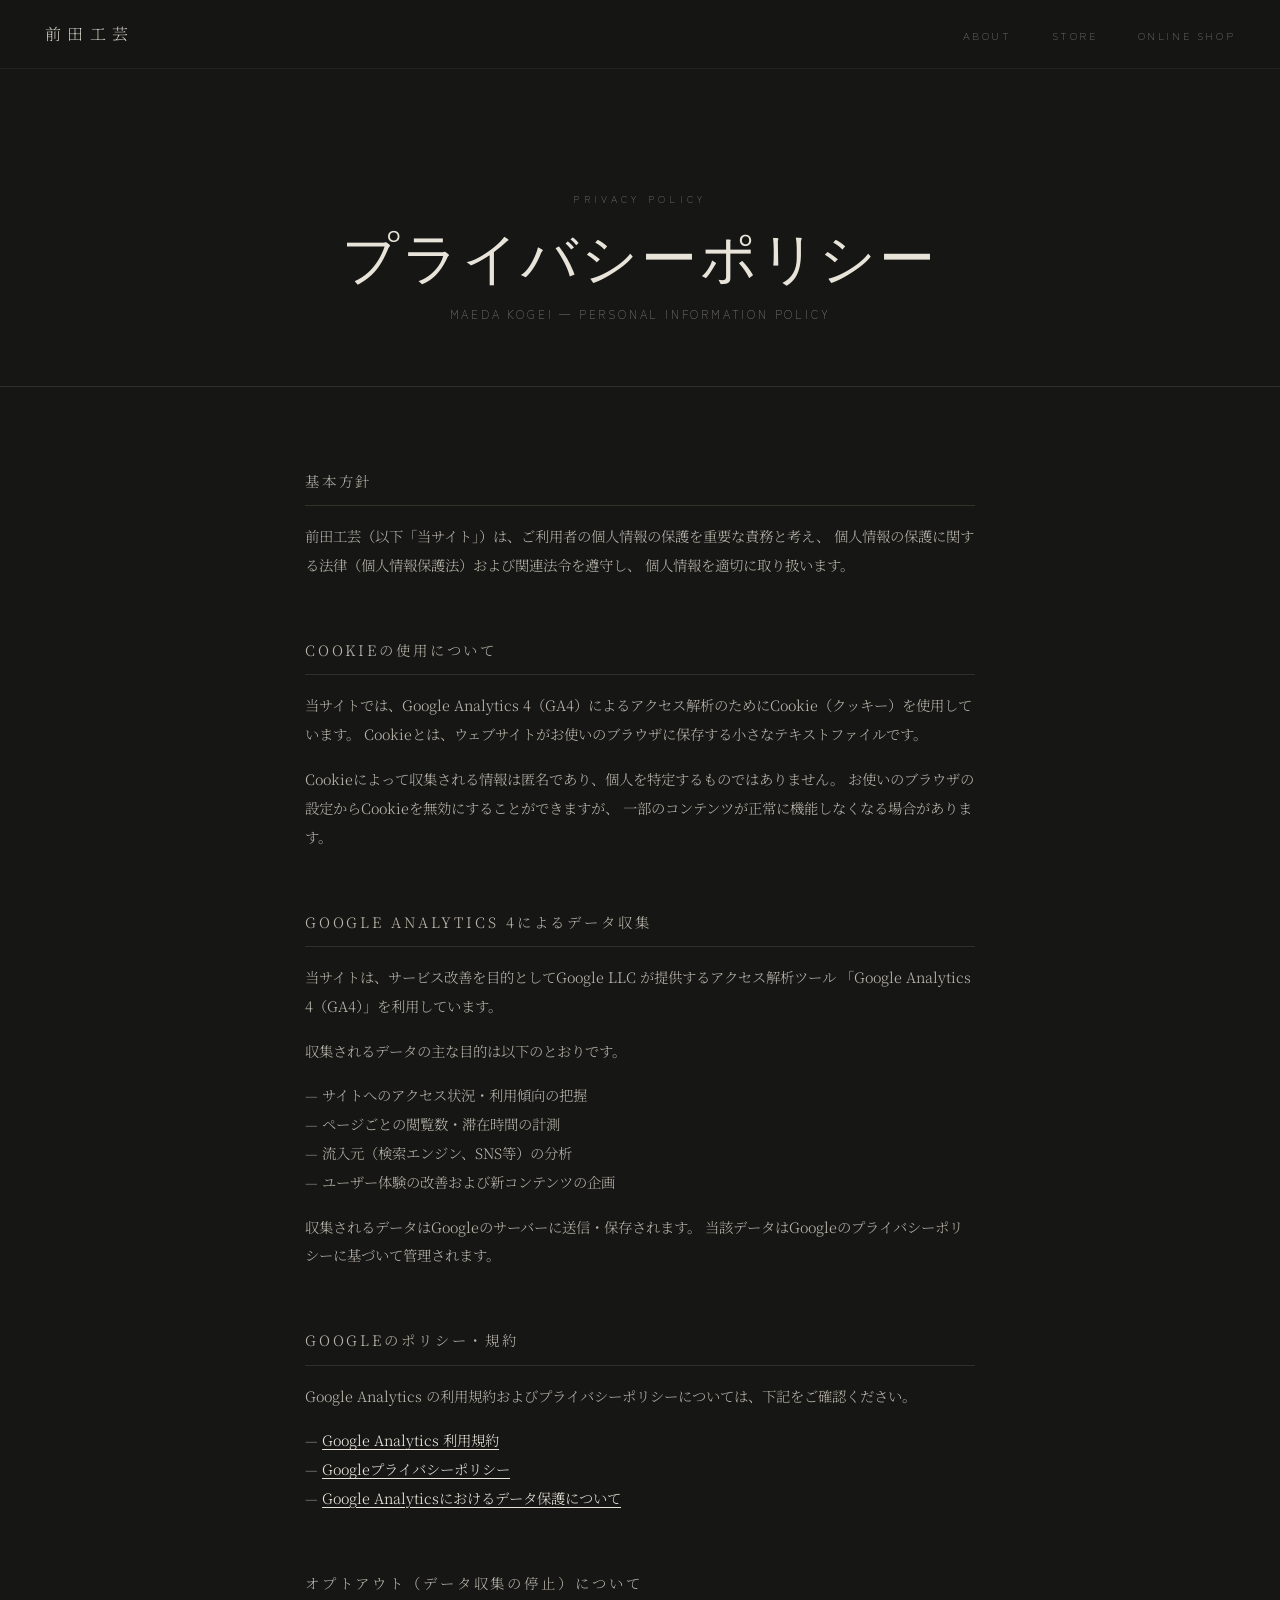
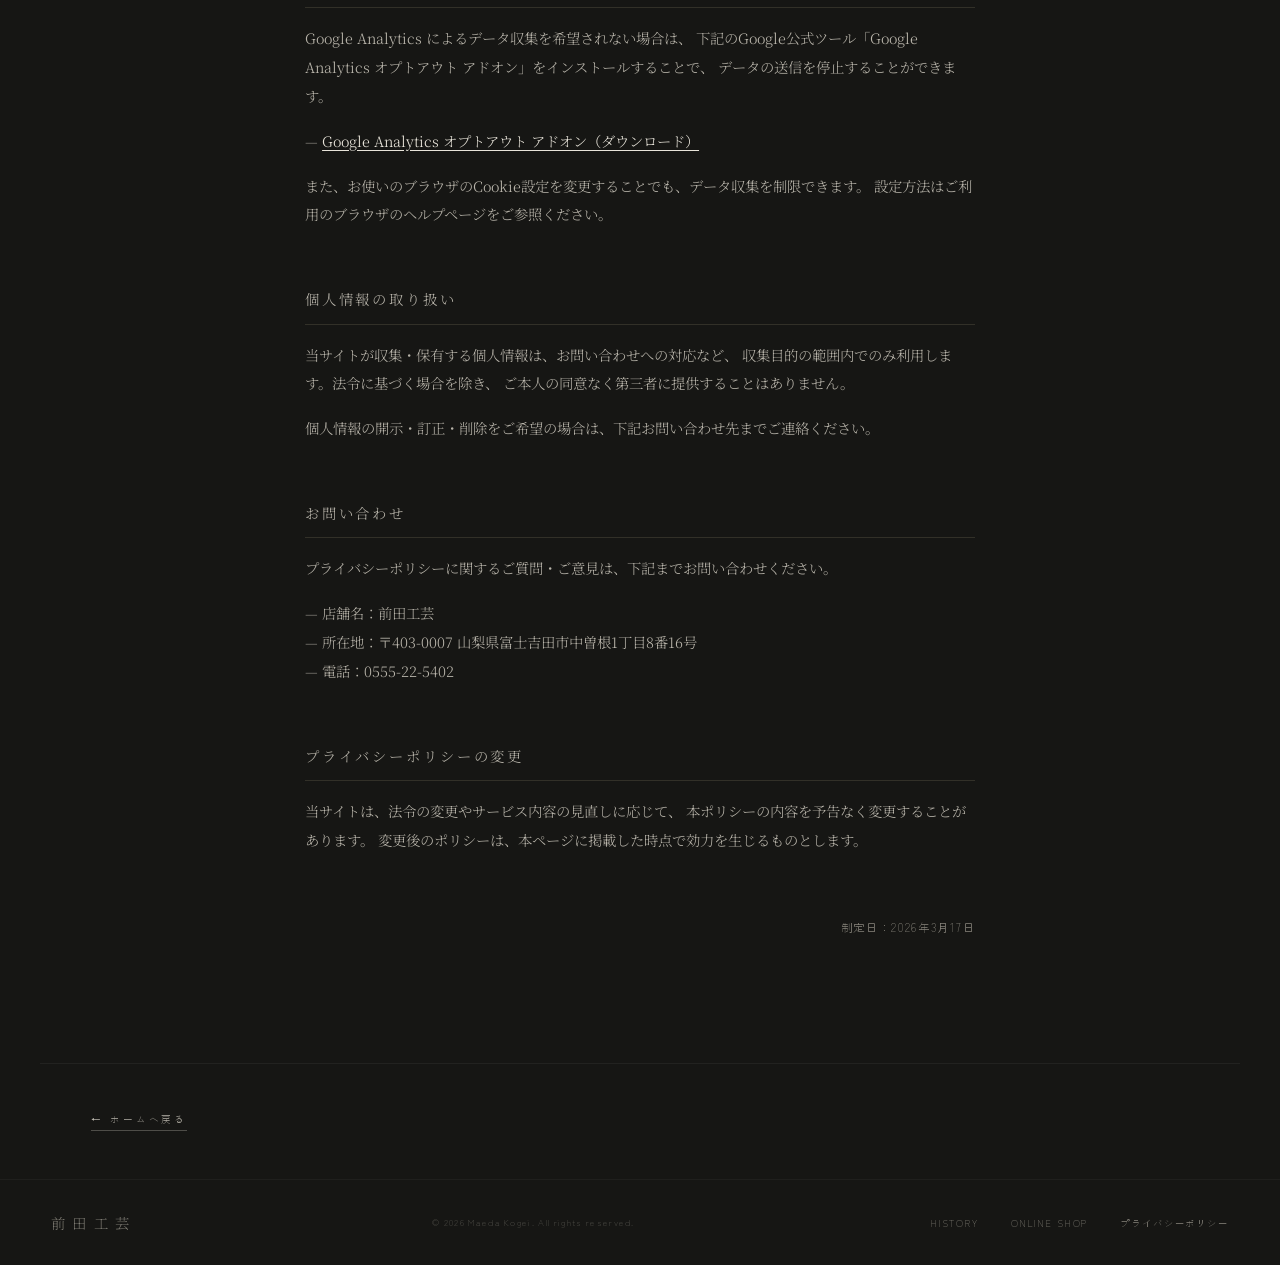
<file: privacy.html>
<!doctype html>
<html lang="ja">
  <head>
    <meta charset="UTF-8" />
    <meta name="viewport" content="width=device-width, initial-scale=1.0" />
    <title>前田工芸 | プライバシーポリシー</title>
    <link rel="icon" href="favicon.ico" sizes="any" />
    <link rel="icon" href="favicon.svg" type="image/svg+xml" />
    <link rel="apple-touch-icon" href="apple-touch-icon.png" />
    <link
      href="https://fonts.googleapis.com/css2?family=Cormorant+Garamond:ital,wght@0,300;0,400;1,300&family=Noto+Serif+JP:wght@200;300;400&family=Zen+Kaku+Gothic+New:wght@300;400&display=swap"
      rel="stylesheet"
    />
    <!-- Google tag (gtag.js) -->
    <script
      async
      src="https://www.googletagmanager.com/gtag/js?id=G-6QFMMXG3V5"
    ></script>
    <script>
      window.dataLayer = window.dataLayer || [];
      function gtag() {
        dataLayer.push(arguments);
      }
      gtag("js", new Date());
      gtag("config", "G-6QFMMXG3V5");
    </script>
    <link rel="stylesheet" href="style.css?v=20260902" />
    <style>
      .privacy-hero {
        padding: 12rem 2.8rem 4rem;
        text-align: center;
        border-bottom: 1px solid var(--koke);
      }
      .privacy-hero .section-label {
        margin-bottom: 1rem;
      }
      .privacy-hero-title {
        font-family: var(--serif);
        font-size: clamp(2rem, 5vw, 3.5rem);
        font-weight: 300;
        letter-spacing: 0.05em;
        margin-bottom: 0.5rem;
      }
      .privacy-hero-sub {
        font-family: var(--gothic);
        font-size: 0.7rem;
        letter-spacing: 0.25em;
        color: var(--hai);
        text-transform: uppercase;
      }
      .privacy-body {
        max-width: 760px;
        margin: 0 auto;
        padding: 5rem 2.8rem 8rem;
      }
      .privacy-section {
        margin-bottom: 3.5rem;
      }
      .privacy-section-title {
        font-family: var(--jp);
        font-size: 0.8rem;
        font-weight: 400;
        letter-spacing: 0.2em;
        color: var(--hai);
        text-transform: uppercase;
        margin-bottom: 1rem;
        padding-bottom: 0.6rem;
        border-bottom: 1px solid var(--koke);
      }
      .privacy-section p {
        font-family: var(--jp);
        font-size: 0.9rem;
        font-weight: 300;
        line-height: 2;
        color: var(--nuno);
        margin-bottom: 1rem;
      }
      .privacy-section p:last-child {
        margin-bottom: 0;
      }
      .privacy-section ul {
        list-style: none;
        padding: 0;
        margin-bottom: 1rem;
      }
      .privacy-section ul li {
        font-family: var(--jp);
        font-size: 0.9rem;
        font-weight: 300;
        line-height: 2;
        color: var(--nuno);
        padding-left: 1.2em;
        position: relative;
      }
      .privacy-section ul li::before {
        content: "—";
        position: absolute;
        left: 0;
        color: var(--hai);
      }
      .privacy-section a {
        color: var(--washi);
        text-underline-offset: 3px;
        transition: color 0.3s;
      }
      .privacy-section a:hover {
        color: var(--hai);
      }
      .privacy-date {
        font-family: var(--gothic);
        font-size: 0.7rem;
        letter-spacing: 0.15em;
        color: var(--hai);
        text-align: right;
        margin-top: 4rem;
      }
    </style>
  </head>
  <body>
    <nav>
      <a href="index.html" class="nav-logo">前田工芸</a>
      <ul class="nav-links">
        <li><a href="about.html">About</a></li>
        <li><a href="store.html">Store</a></li>
        <li>
          <a
            href="https://shop.maedakogei.com/"
            target="_blank"
            rel="noopener noreferrer"
            >Online Shop</a
          >
        </li>
      </ul>
      <button class="nav-hamburger" aria-label="メニューを開く" aria-expanded="false">
        <span></span><span></span><span></span>
      </button>
    </nav>
    <div class="nav-overlay">
      <a href="about.html">About</a>
      <a href="store.html">Store</a>
      <a
        href="https://shop.maedakogei.com/"
        target="_blank"
        rel="noopener noreferrer"
        >Online Shop</a
      >
    </div>

    <header class="privacy-hero">
      <p class="section-label">Privacy Policy</p>
      <h1 class="privacy-hero-title">プライバシーポリシー</h1>
      <p class="privacy-hero-sub">Maeda Kogei — Personal Information Policy</p>
    </header>

    <main class="privacy-body">

      <div class="privacy-section">
        <p class="privacy-section-title">基本方針</p>
        <p>
          前田工芸（以下「当サイト」）は、ご利用者の個人情報の保護を重要な責務と考え、
          個人情報の保護に関する法律（個人情報保護法）および関連法令を遵守し、
          個人情報を適切に取り扱います。
        </p>
      </div>

      <div class="privacy-section">
        <p class="privacy-section-title">Cookieの使用について</p>
        <p>
          当サイトでは、Google Analytics 4（GA4）によるアクセス解析のためにCookie（クッキー）を使用しています。
          Cookieとは、ウェブサイトがお使いのブラウザに保存する小さなテキストファイルです。
        </p>
        <p>
          Cookieによって収集される情報は匿名であり、個人を特定するものではありません。
          お使いのブラウザの設定からCookieを無効にすることができますが、
          一部のコンテンツが正常に機能しなくなる場合があります。
        </p>
      </div>

      <div class="privacy-section">
        <p class="privacy-section-title">Google Analytics 4によるデータ収集</p>
        <p>
          当サイトは、サービス改善を目的としてGoogle LLC が提供するアクセス解析ツール
          「Google Analytics 4（GA4）」を利用しています。
        </p>
        <p>収集されるデータの主な目的は以下のとおりです。</p>
        <ul>
          <li>サイトへのアクセス状況・利用傾向の把握</li>
          <li>ページごとの閲覧数・滞在時間の計測</li>
          <li>流入元（検索エンジン、SNS等）の分析</li>
          <li>ユーザー体験の改善および新コンテンツの企画</li>
        </ul>
        <p>
          収集されるデータはGoogleのサーバーに送信・保存されます。
          当該データはGoogleのプライバシーポリシーに基づいて管理されます。
        </p>
      </div>

      <div class="privacy-section">
        <p class="privacy-section-title">Googleのポリシー・規約</p>
        <p>Google Analytics の利用規約およびプライバシーポリシーについては、下記をご確認ください。</p>
        <ul>
          <li>
            <a href="https://marketingplatform.google.com/about/analytics/terms/jp/" target="_blank" rel="noopener noreferrer">
              Google Analytics 利用規約
            </a>
          </li>
          <li>
            <a href="https://policies.google.com/privacy?hl=ja" target="_blank" rel="noopener noreferrer">
              Googleプライバシーポリシー
            </a>
          </li>
          <li>
            <a href="https://support.google.com/analytics/answer/6004245?hl=ja" target="_blank" rel="noopener noreferrer">
              Google Analyticsにおけるデータ保護について
            </a>
          </li>
        </ul>
      </div>

      <div class="privacy-section">
        <p class="privacy-section-title">オプトアウト（データ収集の停止）について</p>
        <p>
          Google Analytics によるデータ収集を希望されない場合は、
          下記のGoogle公式ツール「Google Analytics オプトアウト アドオン」をインストールすることで、
          データの送信を停止することができます。
        </p>
        <ul>
          <li>
            <a href="https://tools.google.com/dlpage/gaoptout?hl=ja" target="_blank" rel="noopener noreferrer">
              Google Analytics オプトアウト アドオン（ダウンロード）
            </a>
          </li>
        </ul>
        <p>
          また、お使いのブラウザのCookie設定を変更することでも、データ収集を制限できます。
          設定方法はご利用のブラウザのヘルプページをご参照ください。
        </p>
      </div>

      <div class="privacy-section">
        <p class="privacy-section-title">個人情報の取り扱い</p>
        <p>
          当サイトが収集・保有する個人情報は、お問い合わせへの対応など、
          収集目的の範囲内でのみ利用します。法令に基づく場合を除き、
          ご本人の同意なく第三者に提供することはありません。
        </p>
        <p>
          個人情報の開示・訂正・削除をご希望の場合は、下記お問い合わせ先までご連絡ください。
        </p>
      </div>

      <div class="privacy-section">
        <p class="privacy-section-title">お問い合わせ</p>
        <p>
          プライバシーポリシーに関するご質問・ご意見は、下記までお問い合わせください。
        </p>
        <ul>
          <li>店舗名：前田工芸</li>
          <li>所在地：〒403-0007 山梨県富士吉田市中曽根1丁目8番16号</li>
          <li>電話：0555-22-5402</li>
        </ul>
      </div>

      <div class="privacy-section">
        <p class="privacy-section-title">プライバシーポリシーの変更</p>
        <p>
          当サイトは、法令の変更やサービス内容の見直しに応じて、
          本ポリシーの内容を予告なく変更することがあります。
          変更後のポリシーは、本ページに掲載した時点で効力を生じるものとします。
        </p>
      </div>

      <p class="privacy-date">制定日：2026年3月17日</p>

    </main>

    <div class="story-end-nav section-inner">
      <a href="index.html" class="history-full-link">← ホームへ戻る</a>
    </div>

    <footer>
      <div class="footer-logo">前田工芸</div>
      <p class="footer-copy">© 2026 Maeda Kogei. All rights reserved.</p>
      <div class="footer-links">
        <a href="history.html">History</a>
        <a href="https://shop.maedakogei.com/" target="_blank" rel="noopener noreferrer">Online Shop</a>
        <a href="privacy.html">プライバシーポリシー</a>
      </div>
    </footer>
    <script>
      const hamburger = document.querySelector('.nav-hamburger');
      const overlay = document.querySelector('.nav-overlay');
      hamburger.addEventListener('click', () => {
        const isOpen = hamburger.classList.toggle('open');
        overlay.classList.toggle('open', isOpen);
        hamburger.setAttribute('aria-expanded', isOpen);
        document.body.style.overflow = isOpen ? 'hidden' : '';
      });
      overlay.querySelectorAll('a').forEach(link => {
        link.addEventListener('click', () => {
          hamburger.classList.remove('open');
          overlay.classList.remove('open');
          hamburger.setAttribute('aria-expanded', false);
          document.body.style.overflow = '';
        });
      });
    </script>
  </body>
</html>
</file>
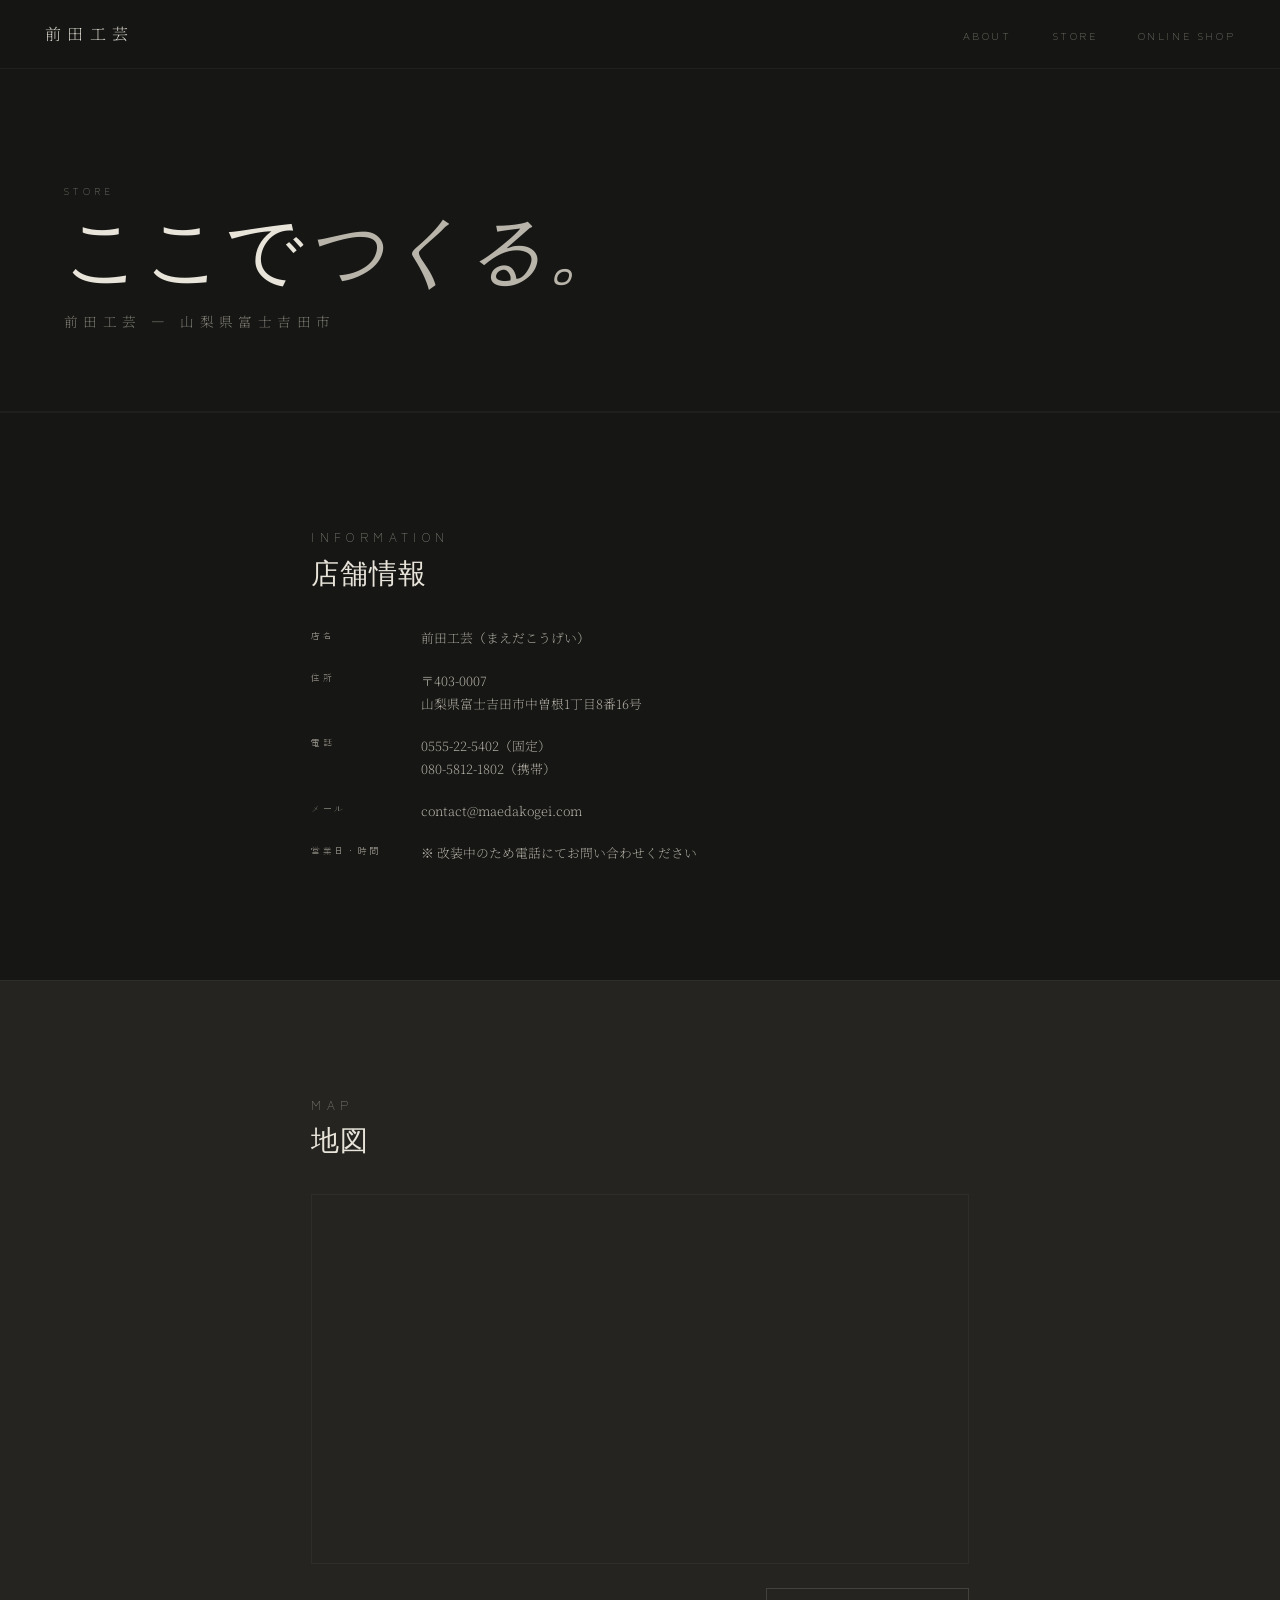
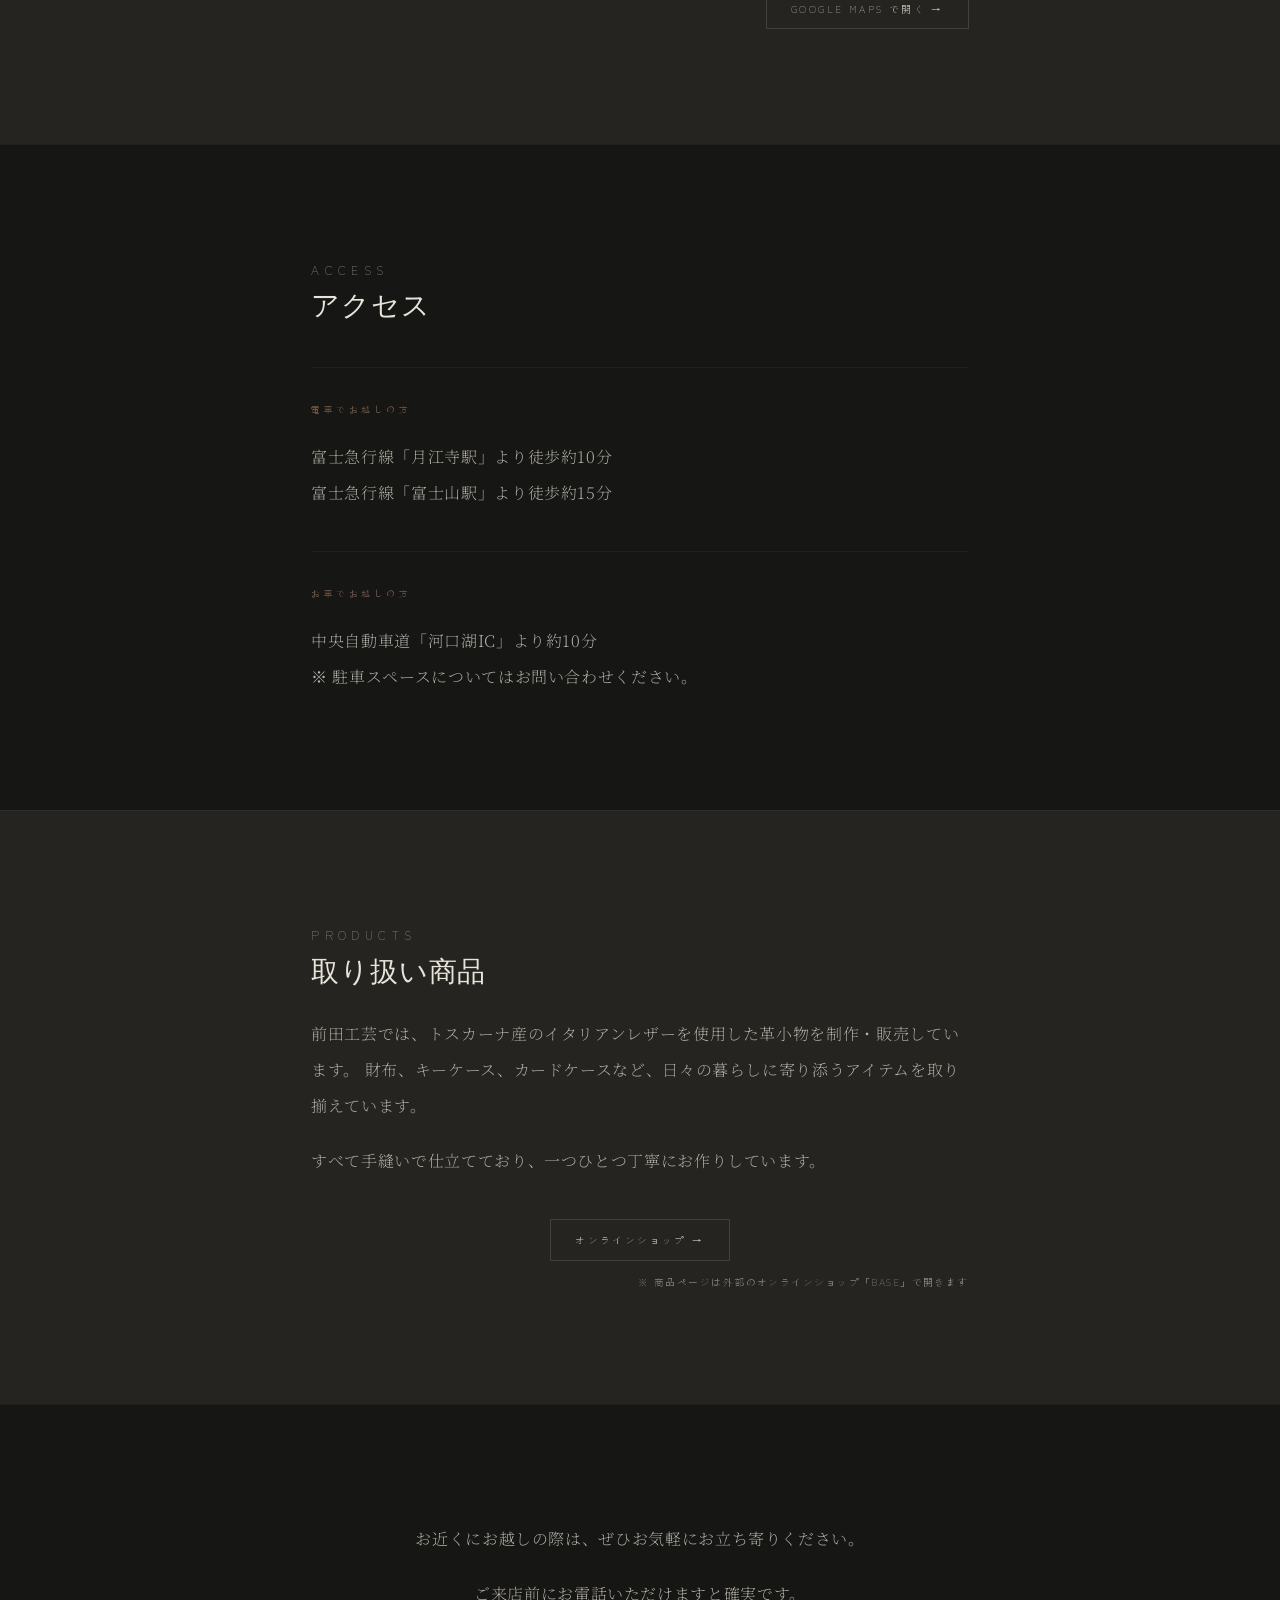
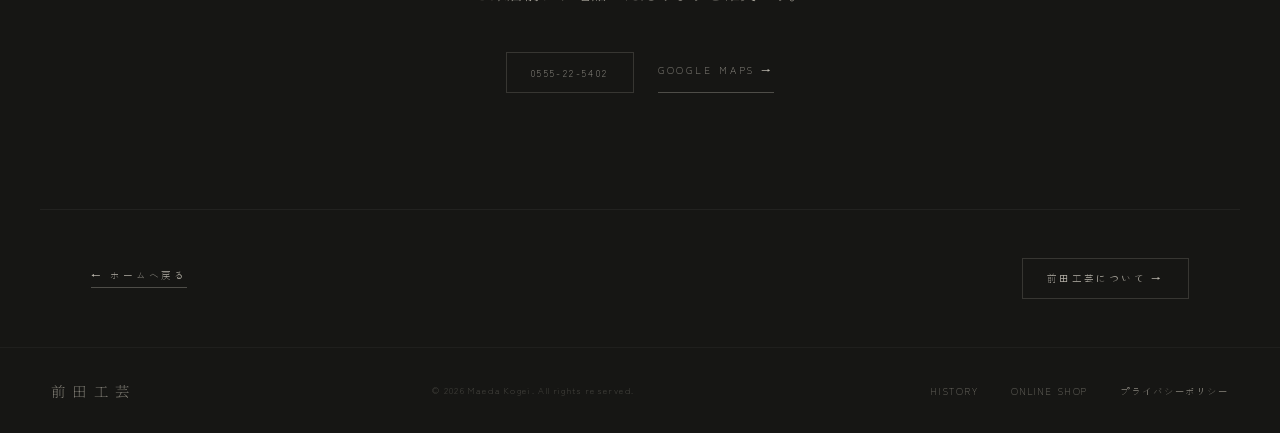
<file: store.html>
<!doctype html>
<html lang="ja">
  <head>
    <meta charset="UTF-8" />
    <meta name="viewport" content="width=device-width, initial-scale=1.0" />
    <title>店舗情報 | 前田工芸</title>
    <meta
      name="description"
      content="前田工芸の店舗情報。山梨県富士吉田市の革工房。住所・営業時間・アクセス方法をご案内します。"
    />
    <meta property="og:type" content="website" />
    <meta property="og:site_name" content="前田工芸 | Maeda Kogei" />
    <meta property="og:title" content="店舗情報 | 前田工芸" />
    <meta
      property="og:description"
      content="山梨県富士吉田市の革工房。住所・営業時間・アクセス方法をご案内します。"
    />
    <meta property="og:url" content="https://maedakogei.com/store.html" />
    <meta property="og:image" content="https://maedakogei.com/img/workshop-01.jpg" />
    <meta name="twitter:card" content="summary_large_image" />
    <link rel="icon" href="favicon.ico" sizes="any" />
    <link rel="icon" href="favicon.svg" type="image/svg+xml" />
    <link rel="apple-touch-icon" href="apple-touch-icon.png" />
    <link
      href="https://fonts.googleapis.com/css2?family=Cormorant+Garamond:ital,wght@0,300;0,400;1,300&family=Noto+Serif+JP:wght@200;300;400&family=Zen+Kaku+Gothic+New:wght@300;400&display=swap"
      rel="stylesheet"
    />
    <!-- Google tag (gtag.js) -->
    <script
      async
      src="https://www.googletagmanager.com/gtag/js?id=G-6QFMMXG3V5"
    ></script>
    <script>
      window.dataLayer = window.dataLayer || [];
      function gtag() {
        dataLayer.push(arguments);
      }
      gtag("js", new Date());
      gtag("config", "G-6QFMMXG3V5");
    </script>
    <script type="application/ld+json">
      {
        "@context": "https://schema.org",
        "@type": "LocalBusiness",
        "name": "前田工芸",
        "alternateName": "Maeda Kogei",
        "description": "山梨県富士吉田市にある手縫い革製品の工房。トスカーナ産イタリアンレザーを使用した財布・革小物を制作。",
        "url": "https://maedakogei.com/",
        "telephone": "+81-555-22-5402",
        "address": {
          "@type": "PostalAddress",
          "streetAddress": "中曽根1丁目8番16号",
          "addressLocality": "富士吉田市",
          "addressRegion": "山梨県",
          "postalCode": "403-0007",
          "addressCountry": "JP"
        },
        "geo": {
          "@type": "GeoCoordinates",
          "latitude": "35.487",
          "longitude": "138.803"
        },
        "hasMap": "https://maps.app.goo.gl/ZKd3x46CdPvFoKef7",
        "sameAs": ["https://shop.maedakogei.com/"]
      }
    </script>
    <link rel="stylesheet" href="style.css?v=20260902" />
  </head>
  <body>
    <nav>
      <a href="index.html" class="nav-logo">前田工芸</a>
      <ul class="nav-links">
        <li><a href="about.html" data-loc="nav">About</a></li>
        <li><a href="store.html">Store</a></li>
        <li>
          <a
            href="https://shop.maedakogei.com/"
            target="_blank"
            rel="noopener noreferrer"
            data-loc="nav"
            >Online Shop</a
          >
        </li>
      </ul>
      <button
        class="nav-hamburger"
        aria-label="メニューを開く"
        aria-expanded="false"
      >
        <span></span><span></span><span></span>
      </button>
    </nav>
    <div class="nav-overlay">
      <a href="about.html" data-loc="nav-overlay">About</a>
      <a href="store.html">Store</a>
      <a
        href="https://shop.maedakogei.com/"
        target="_blank"
        rel="noopener noreferrer"
        data-loc="nav-overlay"
        >Online Shop</a
      >
    </div>

    <header class="story-hero">
      <p class="section-label">Store</p>
      <h1 class="story-hero-title">ここで<em>つくる。</em></h1>
      <p class="story-hero-sub">前田工芸 — 山梨県富士吉田市</p>
    </header>

    <main>
      <!-- 01: 店舗情報 (NAP) -->
      <section class="about-prose-section">
        <div class="about-prose-inner">
          <p class="section-label reveal">Information</p>
          <h2 class="story-section-title reveal d1">店舗情報</h2>
          <div class="store-detail-grid reveal d2">
            <p class="store-detail-key">店名</p>
            <p class="store-detail-val">前田工芸（まえだこうげい）</p>

            <p class="store-detail-key">住所</p>
            <p class="store-detail-val">
              〒403-0007<br />山梨県富士吉田市中曽根1丁目8番16号
            </p>

            <p class="store-detail-key">電話</p>
            <p class="store-detail-val">
              <a href="tel:0555-22-5402">0555-22-5402</a>（固定）<br />
              <a href="tel:080-5812-1802">080-5812-1802</a>（携帯）
            </p>

            <p class="store-detail-key">メール</p>
            <p class="store-detail-val">
              <a href="mailto:contact@maedakogei.com">contact@maedakogei.com</a>
            </p>

            <p class="store-detail-key">営業日・時間</p>
            <p class="store-detail-val">
              ※ 改装中のため電話にてお問い合わせください
            </p>

            <!-- <p class="store-detail-key">定休日</p>
            <p class="store-detail-val">
              ※ 定休日につきましてはお電話にてお問い合わせください。
            </p> -->
          </div>
        </div>
      </section>

      <!-- 02: 地図 -->
      <section class="about-prose-section about-prose-section--alt">
        <div class="about-prose-inner">
          <p class="section-label reveal">Map</p>
          <h2 class="story-section-title reveal d1">地図</h2>
          <div class="store-map-wrap reveal d2">
            <iframe
              src="https://www.google.com/maps/embed?pb=!1m14!1m8!1m3!1d3346.045460472362!2d138.80062!3d35.4856768!3m2!1i1024!2i768!4f13.1!3m3!1m2!1s0x60196733232451d3%3A0x97e4a6d8f09ac4f4!2z5YmN55Sw5bel6Iq4772cTWFlZGEgS8WNZ2Vp!5e1!3m2!1sja!2sjp!4v1774441612353!5m2!1sja!2sjp"
              width="600"
              height="450"
              style="border: 0"
              allowfullscreen=""
              loading="lazy"
              referrerpolicy="no-referrer-when-downgrade"
            >
            </iframe>
          </div>
          <div class="store-map-actions reveal d3">
            <a
              href="https://maps.app.goo.gl/ZKd3x46CdPvFoKef7"
              target="_blank"
              class="store-map-link"
              >Google Maps で開く →</a
            >
          </div>
        </div>
      </section>

      <!-- 03: アクセス -->
      <section class="about-prose-section">
        <div class="about-prose-inner">
          <p class="section-label reveal">Access</p>
          <h2 class="story-section-title reveal d1">アクセス</h2>

          <div class="about-prose-subsection story-section-body reveal d1">
            <p class="about-prose-sub-label">電車でお越しの方</p>
            <p>
              富士急行線「月江寺駅」より徒歩約10分<br />
              富士急行線「富士山駅」より徒歩約15分
            </p>
          </div>

          <div class="about-prose-subsection story-section-body reveal d2">
            <p class="about-prose-sub-label">お車でお越しの方</p>
            <p>
              中央自動車道「河口湖IC」より約10分<br />
              ※ 駐車スペースについてはお問い合わせください。
            </p>
          </div>
        </div>
      </section>

      <!-- 05: 取り扱い商品 -->
      <section class="about-prose-section about-prose-section--alt">
        <div class="about-prose-inner">
          <p class="section-label reveal">Products</p>
          <h2 class="story-section-title reveal d1">取り扱い商品</h2>
          <div class="story-section-body reveal d2">
            <p>
              前田工芸では、トスカーナ産のイタリアンレザーを使用した革小物を制作・販売しています。
              財布、キーケース、カードケースなど、日々の暮らしに寄り添うアイテムを取り揃えています。
            </p>
            <p>
              すべて手縫いで仕立てており、一つひとつ丁寧にお作りしています。
            </p>
          </div>
          <div class="about-closing-links reveal d3">
            <a
              href="https://shop.maedakogei.com/"
              class="story-shop-link"
              target="_blank"
              rel="noopener noreferrer"
              data-loc="store-products"
              >オンラインショップ →</a
            >
          </div>
          <p class="shop-note reveal">
            ※ 商品ページは外部のオンラインショップ「BASE」で開きます
          </p>
        </div>
      </section>

      <!-- 06: クロージング -->
      <section class="about-prose-section about-prose-section--closing">
        <div class="about-prose-inner">
          <div class="story-section-body reveal">
            <p>お近くにお越しの際は、ぜひお気軽にお立ち寄りください。</p>
            <p>ご来店前にお電話いただけますと確実です。</p>
          </div>
          <div class="about-closing-links reveal d1">
            <a href="tel:0555-22-5402" class="story-shop-link">0555-22-5402</a>
            <a
              href="https://maps.app.goo.gl/ZKd3x46CdPvFoKef7"
              target="_blank"
              class="history-full-link"
              >Google Maps →</a
            >
          </div>
        </div>
      </section>
    </main>

    <div class="story-end-nav section-inner">
      <a href="index.html" class="history-full-link">← ホームへ戻る</a>
      <a href="about.html" class="story-shop-link" data-loc="end-nav"
        >前田工芸について →</a
      >
    </div>

    <footer>
      <div class="footer-logo">前田工芸</div>
      <p class="footer-copy">© 2026 Maeda Kogei. All rights reserved.</p>
      <div class="footer-links">
        <a href="history.html">History</a>
        <a
          href="https://shop.maedakogei.com/"
          target="_blank"
          rel="noopener noreferrer"
          data-loc="footer"
          >Online Shop</a
        >
        <a href="privacy.html">プライバシーポリシー</a>
      </div>
    </footer>

    <script src="analytics.js?v=20260910"></script>
    <script>
      const io = new IntersectionObserver(
        (entries) => {
          entries.forEach((e) => {
            if (e.isIntersecting) e.target.classList.add("in");
          });
        },
        { threshold: 0.08, rootMargin: "0px 0px -40px 0px" },
      );
      document.querySelectorAll(".reveal").forEach((el) => io.observe(el));
    </script>
    <script>
      const hamburger = document.querySelector(".nav-hamburger");
      const overlay = document.querySelector(".nav-overlay");
      hamburger.addEventListener("click", () => {
        const isOpen = hamburger.classList.toggle("open");
        overlay.classList.toggle("open", isOpen);
        hamburger.setAttribute("aria-expanded", isOpen);
        document.body.style.overflow = isOpen ? "hidden" : "";
      });
      overlay.querySelectorAll("a").forEach((link) => {
        link.addEventListener("click", () => {
          hamburger.classList.remove("open");
          overlay.classList.remove("open");
          hamburger.setAttribute("aria-expanded", false);
          document.body.style.overflow = "";
        });
      });
    </script>
  </body>
</html>
</file>
<file: style.css>
*,
*::before,
*::after {
  box-sizing: border-box;
  margin: 0;
  padding: 0;
}

:root {
  --sumi: #161614;
  --tetsu: #252420;
  --koke: #323028;
  --hai: #8a877e;
  --washi: #e8e4da;
  --nuno: #b8b4aa;
  --terr: #7a5c4a;
  --silver: #8a8a87;
  --serif: "Cormorant Garamond", serif;
  --jp: "Noto Serif JP", serif;
  --gothic: "Zen Kaku Gothic New", sans-serif;
}

html {
  scroll-behavior: smooth;
}
body {
  background: var(--sumi);
  color: var(--washi);
  font-family: var(--jp);
  font-weight: 300;
  overflow-x: hidden;
}

::-webkit-scrollbar {
  width: 3px;
}
::-webkit-scrollbar-track {
  background: var(--sumi);
}
::-webkit-scrollbar-thumb {
  background: var(--hai);
}

nav {
  position: fixed;
  top: 0;
  left: 0;
  right: 0;
  z-index: 200;
  display: flex;
  justify-content: space-between;
  align-items: center;
  padding: 1.4rem 2.8rem;
  background: linear-gradient(to bottom, rgba(22, 22, 20, 0.85), transparent);
  backdrop-filter: blur(1px);
}
.nav-logo {
  font-family: var(--jp);
  font-weight: 200;
  font-size: 1rem;
  letter-spacing: 0.4em;
  color: var(--washi);
  text-decoration: none;
}
.nav-links {
  display: flex;
  gap: 2.5rem;
  list-style: none;
}
.nav-links a {
  font-family: var(--gothic);
  font-size: 0.65rem;
  letter-spacing: 0.25em;
  color: var(--hai);
  text-decoration: none;
  text-transform: uppercase;
  transition: color 0.3s;
}
.nav-links a:hover {
  color: var(--washi);
}

#hero {
  position: relative;
  height: 100vh;
  min-height: 600px;
  display: flex;
  align-items: center;
  overflow: hidden;
}
.hero-bg {
  position: absolute;
  inset: 0;
  background:
    radial-gradient(
      ellipse at 20% 80%,
      rgba(122, 92, 74, 0.1) 0%,
      transparent 55%
    ),
    radial-gradient(
      ellipse at 75% 30%,
      rgba(110, 107, 98, 0.07) 0%,
      transparent 45%
    ),
    linear-gradient(
      170deg,
      rgba(26, 25, 22, 0.88) 0%,
      rgba(22, 22, 20, 0.85) 60%,
      rgba(17, 17, 16, 0.93) 100%
    ),
    url("img/hero-bg.jpg") center / cover no-repeat;
}
.hero-bg::before {
  content: "";
  position: absolute;
  inset: 0;
  background-image: url("data:image/svg+xml,%3Csvg xmlns='http://www.w3.org/2000/svg' width='400' height='400'%3E%3Cfilter id='n'%3E%3CfeTurbulence type='fractalNoise' baseFrequency='0.75' numOctaves='4' stitchTiles='stitch'/%3E%3C/filter%3E%3Crect width='400' height='400' filter='url(%23n)' opacity='0.025'/%3E%3C/svg%3E");
  pointer-events: none;
}
.hero-kanji {
  position: absolute;
  right: 4vw;
  top: 50%;
  transform: translateY(-50%);
  font-family: var(--jp);
  font-weight: 200;
  font-size: clamp(10rem, 22vw, 19rem);
  color: transparent;
  -webkit-text-stroke: 1px rgba(232, 228, 218, 0.055);
  writing-mode: vertical-lr;
  text-orientation: mixed;
  user-select: none;
  pointer-events: none;
  letter-spacing: 0.1em;
  animation: fadeIn 3s ease forwards;
  opacity: 0;
}
.hero-content {
  position: relative;
  z-index: 2;
  padding: 0 5vw;
  opacity: 0;
  transform: translateY(20px);
  animation: fadeUp 1.2s ease forwards 0.4s;
}
.hero-eyebrow {
  font-family: var(--gothic);
  font-size: 0.6rem;
  letter-spacing: 0.5em;
  text-transform: uppercase;
  color: var(--hai);
  margin-bottom: 1.8rem;
  display: flex;
  align-items: center;
  gap: 0.8rem;
}
.hero-eyebrow::before {
  content: "";
  display: block;
  width: 1.8rem;
  height: 1px;
  background: var(--hai);
}
.hero-title {
  font-family: var(--serif);
  font-size: clamp(3.2rem, 7.5vw, 6.5rem);
  font-weight: 300;
  line-height: 1.08;
  letter-spacing: 0.01em;
  margin-bottom: 0.8rem;
}
.hero-title em {
  font-style: italic;
  color: var(--nuno);
}
.hero-subtitle-jp {
  font-family: var(--jp);
  font-size: clamp(0.75rem, 1.5vw, 1rem);
  font-weight: 200;
  letter-spacing: 0.55em;
  color: var(--hai);
  margin-bottom: 2.5rem;
}
.hero-tagline {
  font-size: 0.85rem;
  line-height: 2.1;
  color: var(--nuno);
  font-weight: 200;
  max-width: 380px;
  margin-bottom: 2.8rem;
  letter-spacing: 0.04em;
}
.hero-cta {
  display: inline-flex;
  align-items: center;
  gap: 0.8rem;
  font-family: var(--gothic);
  font-size: 0.65rem;
  letter-spacing: 0.3em;
  text-transform: uppercase;
  color: var(--nuno);
  text-decoration: none;
  border-bottom: 1px solid rgba(184, 180, 170, 0.4);
  padding-bottom: 0.35rem;
  transition:
    color 0.3s,
    gap 0.3s,
    border-color 0.3s;
}
.hero-cta:hover {
  color: var(--washi);
  gap: 1.3rem;
  border-color: var(--washi);
}
.hero-cta-group {
  display: flex;
  align-items: center;
  gap: 2rem;
  flex-wrap: wrap;
}
.hero-cta--primary {
  border: 1px solid rgba(184, 180, 170, 0.35);
  padding: 0.85rem 1.6rem;
}
.hero-cta--primary:hover {
  border-color: var(--washi);
  background: rgba(232, 228, 218, 0.06);
}

.scroll-indicator {
  position: absolute;
  bottom: 2rem;
  left: 50%;
  transform: translateX(-50%);
  display: flex;
  flex-direction: column;
  align-items: center;
  gap: 0.4rem;
  opacity: 0;
  animation: fadeIn 2s ease forwards 1.8s;
}
.scroll-indicator span {
  font-family: var(--gothic);
  font-size: 0.55rem;
  letter-spacing: 0.3em;
  color: var(--hai);
  text-transform: uppercase;
}
.scroll-track {
  width: 1px;
  height: 2.5rem;
  background: linear-gradient(to bottom, var(--hai), transparent);
  animation: scrollDrop 2s ease-in-out infinite;
}
@keyframes scrollDrop {
  0%,
  100% {
    opacity: 0.3;
    transform: scaleY(0.6);
    transform-origin: top;
  }
  50% {
    opacity: 1;
    transform: scaleY(1);
  }
}

#about-intro {
  background: var(--tetsu);
  border-top: 1px solid rgba(255, 255, 255, 0.04);
}
.brands-wrap {
  display: grid;
  grid-template-columns: 1fr;
}
.brand-panel {
  position: relative;
  padding: 4rem 4vw 3.5rem;
  overflow: hidden;
  border-right: 1px solid rgba(255, 255, 255, 0.04);
  transition: background 0.5s;
}
.brand-panel:last-child {
  border-right: none;
}
.brand-panel:hover {
  background: rgba(255, 255, 255, 0.02);
}
.brand-panel-num {
  font-family: var(--serif);
  font-size: 5rem;
  font-weight: 300;
  color: transparent;
  -webkit-text-stroke: 1px rgba(232, 228, 218, 0.06);
  position: absolute;
  top: 1rem;
  right: 2rem;
  user-select: none;
  line-height: 1;
}
.brand-panel-tag {
  font-family: var(--gothic);
  font-size: 0.58rem;
  letter-spacing: 0.4em;
  text-transform: uppercase;
  color: var(--hai);
  margin-bottom: 1.2rem;
  display: flex;
  align-items: center;
  gap: 0.6rem;
}
.brand-panel-tag::before {
  content: "";
  display: block;
  width: 1rem;
  height: 1px;
  background: var(--terr);
}
.brand-panel-name {
  font-family: var(--serif);
  font-size: clamp(2rem, 4vw, 3.2rem);
  font-weight: 300;
  line-height: 1.1;
  margin-bottom: 1.2rem;
  letter-spacing: 0.02em;
}
.brand-panel-desc {
  font-size: 0.82rem;
  line-height: 2;
  color: var(--nuno);
  font-weight: 200;
  margin-bottom: 2rem;
  max-width: 380px;
}
.brand-link {
  display: inline-flex;
  align-items: center;
  gap: 0.6rem;
  font-family: var(--gothic);
  font-size: 0.6rem;
  letter-spacing: 0.25em;
  text-transform: uppercase;
  text-decoration: none;
  color: var(--nuno);
  transition:
    gap 0.3s,
    color 0.3s;
  border-bottom: 1px solid rgba(184, 180, 170, 0.3);
  padding-bottom: 0.3rem;
}
.brand-link:hover {
  gap: 1rem;
  color: var(--washi);
}

/* Story teaser cards (index) */
#story {
  background: var(--sumi);
  padding: 5rem 0;
  border-top: 1px solid rgba(255, 255, 255, 0.04);
}
.story-cards {
  display: grid;
  grid-template-columns: 1fr 1fr;
  gap: 10px;
}
.story-card {
  display: block;
  background: var(--sumi);
  border: 1px solid rgba(255, 255, 255, 0.06);
  text-decoration: none;
  color: inherit;
  overflow: hidden;
  transition:
    background 0.3s,
    border-color 0.3s;
}
.story-card:hover {
  background: var(--tetsu);
  border-color: rgba(255, 255, 255, 0.12);
}
.story-card-img-wrap {
  aspect-ratio: 16 / 9;
  overflow: hidden;
}
.story-card-img-wrap img {
  width: 100%;
  height: 100%;
  object-fit: cover;
  display: block;
  filter: saturate(0.85);
  transition: transform 0.6s ease;
}
.story-card:hover .story-card-img-wrap img {
  transform: scale(1.03);
}
.story-card-body {
  padding: 1.6rem 1.8rem 2rem;
}
.story-card-label {
  font-family: var(--gothic);
  font-size: 0.55rem;
  letter-spacing: 0.4em;
  text-transform: uppercase;
  color: var(--hai);
  margin-bottom: 0.8rem;
}
.story-card-title {
  font-family: var(--serif);
  font-size: 1.4rem;
  font-weight: 300;
  letter-spacing: 0.04em;
  margin-bottom: 0.8rem;
}
.story-card-title em {
  font-style: italic;
  color: var(--nuno);
}
.story-card-text {
  font-size: 0.78rem;
  line-height: 2;
  color: var(--nuno);
  font-weight: 200;
  margin-bottom: 1.4rem;
}
.story-card-link {
  display: inline-flex;
  align-items: center;
  gap: 0.5rem;
  font-family: var(--gothic);
  font-size: 0.6rem;
  letter-spacing: 0.3em;
  text-transform: uppercase;
  color: var(--nuno);
  border-bottom: 1px solid rgba(184, 180, 170, 0.35);
  padding-bottom: 0.3rem;
  transition:
    color 0.3s,
    gap 0.3s,
    border-color 0.3s;
}
.story-card:hover .story-card-link {
  color: var(--washi);
  gap: 1rem;
  border-color: var(--washi);
}
#pickup {
  background: var(--sumi);
  padding: 5rem 0;
}
.section-inner {
  max-width: 1200px;
  margin: 0 auto;
  padding: 0 4vw;
}
.section-header {
  display: flex;
  justify-content: space-between;
  align-items: flex-end;
  margin-bottom: 3rem;
  padding-bottom: 1.5rem;
  border-bottom: 1px solid rgba(255, 255, 255, 0.05);
}
.section-label {
  font-family: var(--gothic);
  font-size: 0.6rem;
  letter-spacing: 0.45em;
  text-transform: uppercase;
  color: var(--hai);
  margin-bottom: 0.6rem;
}
.section-title {
  font-family: var(--serif);
  font-size: clamp(1.6rem, 3vw, 2.2rem);
  font-weight: 300;
  letter-spacing: 0.04em;
}
.section-all-link {
  font-family: var(--gothic);
  font-size: 0.6rem;
  letter-spacing: 0.25em;
  text-transform: uppercase;
  color: var(--hai);
  text-decoration: none;
  display: flex;
  align-items: center;
  gap: 0.5rem;
  transition:
    color 0.3s,
    gap 0.3s;
}
.section-all-link:hover {
  color: var(--washi);
  gap: 0.9rem;
}

.items-grid {
  display: grid;
  grid-template-columns: repeat(4, 1fr);
  gap: 1px;
  background: rgba(255, 255, 255, 0.04);
}
.items-grid--pair {
  grid-template-columns: repeat(2, minmax(0, 1fr));
  width: calc(50% - 0.5px);
  margin-inline: auto;
}
.items-grid .brand-spacer {
  background: var(--sumi);
  position: relative;
}
.items-grid .brand-spacer::after {
  content: "";
  position: absolute;
  top: 10%;
  left: 50%;
  transform: translateX(-50%);
  width: 1px;
  height: 80%;
  background: rgba(255, 255, 255, 0.07);
}
.item-card {
  background: var(--sumi);
  overflow: hidden;
  cursor: pointer;
  transition: background 0.3s;
}
.item-card:hover {
  background: var(--tetsu);
}
.item-img {
  aspect-ratio: 3/4;
  overflow: hidden;
  position: relative;
}
.item-img-inner {
  width: 100%;
  height: 100%;
  display: flex;
  align-items: center;
  justify-content: center;
  transition: transform 0.6s ease;
}
.item-card:hover .item-img-inner {
  transform: scale(1.03);
}
.c1 {
  background: linear-gradient(145deg, #1e130a, #2a1c0e);
}
.c2 {
  background: linear-gradient(145deg, #2a1e10, #362614);
}
.c3 {
  background: linear-gradient(145deg, #36270f, #43311a);
}
.c4 {
  background: linear-gradient(145deg, #43331a, #503e22);
}
.img-icon {
  opacity: 0.18;
}
.item-img-inner img {
  width: 100%;
  height: 100%;
  object-fit: contain;
  display: block;
}
a.item-img {
  display: block;
  text-decoration: none;
  color: inherit;
}
.sold-overlay {
  position: absolute;
  inset: 0;
  background: rgba(0, 0, 0, 0.55);
  display: flex;
  align-items: center;
  justify-content: center;
  color: #fff;
  font-size: 0.75rem;
  letter-spacing: 0.2em;
  font-family: "Cormorant Garamond", serif;
}
.item-badge {
  position: absolute;
  top: 0.8rem;
  left: 0.8rem;
  font-family: var(--gothic);
  font-size: 0.5rem;
  letter-spacing: 0.2em;
  text-transform: uppercase;
  padding: 0.25rem 0.55rem;
  border: 1px solid;
}
.maeda-badge {
  color: rgba(236, 235, 235, 0.8);
  border-color: rgba(122, 92, 74, 0.4);
  background: rgba(22, 22, 20, 0.7);
}
.item-info {
  padding: 1rem 1.2rem 1.4rem;
}
.item-name {
  font-size: 0.78rem;
  font-weight: 300;
  letter-spacing: 0.06em;
  color: var(--nuno);
  margin-bottom: 0.4rem;
}
.item-price {
  font-family: var(--serif);
  font-size: 1.05rem;
  font-weight: 300;
  color: var(--washi);
}
.item-price-sub {
  font-family: var(--gothic);
  font-size: 0.5rem;
  color: var(--hai);
  margin-left: 0.3rem;
  letter-spacing: 0.1em;
}

#store {
  background: var(--tetsu);
  border-top: 1px solid rgba(255, 255, 255, 0.04);
}
.store-bar {
  display: flex;
  align-items: center;
  gap: 4rem;
  padding: 3rem 4vw;
  flex-wrap: wrap;
}
.store-place-label {
  font-family: var(--gothic);
  font-size: 0.55rem;
  letter-spacing: 0.4em;
  text-transform: uppercase;
  color: var(--hai);
  margin-bottom: 0.5rem;
}
.store-place-name {
  font-family: var(--serif);
  font-size: 1.5rem;
  font-weight: 300;
  letter-spacing: 0.08em;
}
.store-divider {
  width: 1px;
  height: 3rem;
  background: rgba(255, 255, 255, 0.08);
  flex-shrink: 0;
}
.store-info-items {
  display: flex;
  gap: 3rem;
  flex: 1;
  flex-wrap: wrap;
}
.store-info-key {
  font-family: var(--gothic);
  font-size: 0.55rem;
  letter-spacing: 0.3em;
  text-transform: uppercase;
  color: var(--hai);
  margin-bottom: 0.4rem;
}
.store-info-val {
  font-size: 0.8rem;
  font-weight: 200;
  line-height: 1.8;
  color: var(--nuno);
}
.store-map-link {
  margin-left: auto;
  font-family: var(--gothic);
  font-size: 0.6rem;
  letter-spacing: 0.25em;
  text-transform: uppercase;
  color: var(--nuno);
  text-decoration: none;
  border: 1px solid rgba(184, 180, 170, 0.2);
  padding: 0.8rem 1.5rem;
  display: flex;
  align-items: center;
  gap: 0.6rem;
  white-space: nowrap;
  transition:
    border-color 0.3s,
    color 0.3s;
}
.store-map-link:hover {
  border-color: var(--nuno);
  color: var(--washi);
}

footer {
  background: var(--sumi);
  border-top: 1px solid rgba(255, 255, 255, 0.04);
  padding: 2rem 4vw;
  display: flex;
  justify-content: space-between;
  align-items: center;
}
.footer-logo {
  font-family: var(--jp);
  font-weight: 200;
  font-size: 0.9rem;
  letter-spacing: 0.5em;
  color: var(--hai);
}
.footer-copy {
  font-family: var(--gothic);
  font-size: 0.55rem;
  letter-spacing: 0.15em;
  color: var(--hai);
  opacity: 0.6;
}
.footer-links {
  display: flex;
  gap: 2rem;
}
.footer-links a {
  font-family: var(--gothic);
  font-size: 0.58rem;
  letter-spacing: 0.2em;
  text-transform: uppercase;
  color: var(--hai);
  text-decoration: none;
  transition: color 0.3s;
}
.footer-links a:hover {
  color: var(--nuno);
}

@keyframes fadeUp {
  to {
    opacity: 1;
    transform: translateY(0);
  }
}
@keyframes fadeIn {
  to {
    opacity: 1;
  }
}
.reveal {
  opacity: 0;
  transform: translateY(18px);
  transition:
    opacity 0.8s ease,
    transform 0.8s ease;
}
.reveal.in {
  opacity: 1;
  transform: none;
}
.d1 {
  transition-delay: 0.1s;
}
.d2 {
  transition-delay: 0.2s;
}
.d3 {
  transition-delay: 0.3s;
}

/* Hamburger button */
.nav-hamburger {
  display: none;
  flex-direction: column;
  justify-content: center;
  gap: 5px;
  width: 2rem;
  height: 2rem;
  background: none;
  border: none;
  cursor: pointer;
  padding: 0;
  z-index: 200;
}
.nav-hamburger span {
  display: block;
  width: 100%;
  height: 1px;
  background: var(--hai);
  transition: transform 0.3s ease, opacity 0.3s ease;
}
.nav-hamburger.open span:nth-child(1) {
  transform: translateY(6px) rotate(45deg);
}
.nav-hamburger.open span:nth-child(2) {
  opacity: 0;
}
.nav-hamburger.open span:nth-child(3) {
  transform: translateY(-6px) rotate(-45deg);
}

/* Mobile overlay */
.nav-overlay {
  display: none;
  position: fixed;
  inset: 0;
  background: var(--sumi);
  z-index: 190;
  flex-direction: column;
  align-items: center;
  justify-content: center;
  gap: 2.5rem;
}
.nav-overlay.open {
  display: flex;
}
.nav-overlay a {
  font-family: var(--gothic);
  font-size: 0.75rem;
  letter-spacing: 0.4em;
  text-transform: uppercase;
  color: var(--hai);
  text-decoration: none;
  transition: color 0.3s;
}
.nav-overlay a:hover {
  color: var(--washi);
}

@media (max-width: 768px) {
  .nav-hamburger {
    display: flex;
  }
  .nav-links {
    display: none;
  }
  .brands-wrap {
    grid-template-columns: 1fr;
  }
  .brand-panel {
    border-right: none;
    border-bottom: 1px solid rgba(255, 255, 255, 0.04);
  }
  .items-grid {
    grid-template-columns: 1fr 1fr;
    width: 100%;
  }
  .story-cards {
    grid-template-columns: 1fr;
  }
  .journal-cards {
    grid-template-columns: 1fr;
  }
  /* 可読性: 本文をわずかに拡大 */
  .story-card-text,
  .brand-panel-desc,
  .journal-text {
    font-size: 0.85rem;
  }
  .story-section-body {
    font-size: 0.88rem;
  }
  /* タップ領域: 見た目を変えずにリンクの当たり判定を上方向へ拡大 */
  .hero-cta:not(.hero-cta--primary),
  .section-all-link,
  .history-full-link {
    padding-top: 0.8rem;
    margin-top: -0.8rem;
  }
  .shop-note {
    text-align: left;
  }
  .items-grid .brand-spacer {
    display: none;
  }
  .store-bar {
    flex-direction: column;
    align-items: flex-start;
    gap: 2rem;
  }
  .store-divider {
    display: none;
  }
  .store-map-link {
    margin-left: 0;
  }
  footer {
    flex-direction: column;
    gap: 1rem;
    text-align: center;
  }
  .footer-links {
    flex-wrap: wrap;
    justify-content: center;
  }
  .hero-kanji {
    display: none;
  }
}

/* ============================================================
   Brand Story Page (history.html)
   ============================================================ */

/* Section-bottom text link (pickup / journal / story pages) */
.history-more {
  display: flex;
  justify-content: flex-end;
  margin-top: 2.5rem;
  padding-top: 1.5rem;
  border-top: 1px solid rgba(255, 255, 255, 0.05);
}
.history-full-link {
  display: inline-flex;
  align-items: center;
  gap: 0.5rem;
  font-family: var(--gothic);
  font-size: 0.6rem;
  letter-spacing: 0.3em;
  text-transform: uppercase;
  color: var(--nuno);
  text-decoration: none;
  border-bottom: 1px solid rgba(184, 180, 170, 0.35);
  padding-bottom: 0.3rem;
  transition:
    color 0.3s,
    gap 0.3s,
    border-color 0.3s;
}
.history-full-link:hover {
  color: var(--washi);
  gap: 1rem;
  border-color: var(--washi);
}

/* Journal section */
#journal {
  background: var(--tetsu);
  padding: 5rem 0;
  border-top: 1px solid rgba(255, 255, 255, 0.04);
}
.journal-body {
  margin-top: 2.5rem;
  display: flex;
  flex-direction: column;
  gap: 2rem;
  max-width: 600px;
}
.journal-text {
  font-size: 0.85rem;
  line-height: 2.2;
  color: var(--nuno);
  font-weight: 200;
}
.journal-cards {
  display: grid;
  grid-template-columns: 1fr 1fr;
  gap: 1px;
  background: rgba(255, 255, 255, 0.05);
  border: 1px solid rgba(255, 255, 255, 0.05);
  margin-top: 2.5rem;
}
.journal-card {
  display: flex;
  flex-direction: column;
  background: var(--tetsu);
  padding: 1.8rem 2rem 2rem;
  text-decoration: none;
  color: inherit;
  transition: background 0.3s;
}
.journal-card:hover {
  background: var(--koke);
}
.journal-card-label {
  font-family: var(--gothic);
  font-size: 0.55rem;
  letter-spacing: 0.4em;
  text-transform: uppercase;
  color: var(--hai);
  margin-bottom: 0.9rem;
}
.journal-card-title {
  font-family: var(--serif);
  font-size: 1.05rem;
  font-weight: 300;
  line-height: 1.8;
  letter-spacing: 0.04em;
  margin-bottom: 1.4rem;
  flex: 1;
}
.journal-card-link {
  align-self: flex-start;
  display: inline-flex;
  align-items: center;
  gap: 0.5rem;
  font-family: var(--gothic);
  font-size: 0.6rem;
  letter-spacing: 0.3em;
  text-transform: uppercase;
  color: var(--nuno);
  border-bottom: 1px solid rgba(184, 180, 170, 0.35);
  padding-bottom: 0.3rem;
  transition:
    color 0.3s,
    gap 0.3s,
    border-color 0.3s;
}
.journal-card:hover .journal-card-link {
  color: var(--washi);
  gap: 1rem;
  border-color: var(--washi);
}

/* External-shop notice */
.shop-note {
  font-family: var(--gothic);
  font-size: 0.6rem;
  letter-spacing: 0.15em;
  color: var(--hai);
  text-align: right;
  margin-top: 0.9rem;
}

/* Page hero */
.story-hero {
  background: var(--sumi);
  padding: calc(8rem + 56px) 5vw 5rem;
  border-bottom: 1px solid rgba(255, 255, 255, 0.04);
}
.story-hero-title {
  font-family: var(--serif);
  font-size: clamp(2.8rem, 6vw, 5rem);
  font-weight: 300;
  line-height: 1.1;
  letter-spacing: 0.02em;
  margin: 0.8rem 0;
}
.story-hero-title em {
  font-style: italic;
  color: var(--nuno);
}
.story-hero-sub {
  font-family: var(--jp);
  font-size: 0.85rem;
  font-weight: 200;
  letter-spacing: 0.4em;
  color: var(--hai);
  margin-top: 1rem;
}

/* Story sections layout */
.story-section {
  background: var(--sumi);
  border-top: 1px solid rgba(255, 255, 255, 0.04);
  padding: 5rem 0;
  min-height: clamp(500px, 75vh, 750px);
}
.story-section:nth-child(even) {
  background: var(--tetsu);
}
.story-section-inner {
  max-width: 1200px;
  margin: 0 auto;
  padding: 0 4vw;
  display: grid;
  grid-template-columns: 1fr 1fr;
  gap: 5rem;
  align-items: center;
}
.story-section--ltr .story-section-inner {
  grid-template-areas: "figure text";
}
.story-section--rtl .story-section-inner {
  grid-template-areas: "text figure";
}
.story-figure {
  grid-area: figure;
  margin: 0;
}
.story-text-block {
  grid-area: text;
}

/* Image placeholder */
.story-img-wrap {
  position: relative;
  width: 100%;
  aspect-ratio: 4 / 3;
  background: var(--koke);
  overflow: hidden;
}
.story-img-wrap::after {
  content: "Image";
  position: absolute;
  inset: 0;
  display: flex;
  align-items: center;
  justify-content: center;
  font-family: var(--gothic);
  font-size: 0.6rem;
  letter-spacing: 0.4em;
  text-transform: uppercase;
  color: rgba(138, 135, 126, 0.3);
}
.story-img {
  width: 100%;
  height: 100%;
  object-fit: contain;
  display: block;
  position: relative;
  z-index: 1;
}

/* Text block typography */
.story-section-num {
  font-family: var(--serif);
  font-size: 4rem;
  font-weight: 300;
  color: transparent;
  -webkit-text-stroke: 1px rgba(232, 228, 218, 0.07);
  line-height: 1;
  margin-bottom: 1.2rem;
}
.story-section-title {
  font-family: var(--serif);
  font-size: clamp(1.3rem, 2.2vw, 1.8rem);
  font-weight: 300;
  line-height: 1.4;
  letter-spacing: 0.03em;
  margin-bottom: 1.5rem;
}
.story-section-title em {
  font-style: italic;
  color: var(--nuno);
  display: block;
  font-size: 0.85em;
  margin-top: 0.2em;
}
.story-section-body {
  font-size: 0.84rem;
  line-height: 2.4;
  color: var(--nuno);
  font-weight: 200;
  letter-spacing: 0.04em;
}
.story-section-body p + p {
  margin-top: 1.2em;
}
.story-section-body a {
  color: var(--washi);
  text-decoration: underline;
  text-underline-offset: 3px;
  text-decoration-color: rgba(232, 228, 218, 0.4);
  transition: color 0.2s ease, text-decoration-color 0.2s ease;
}
.story-section-body a:hover {
  color: #ffffff;
  text-decoration-color: rgba(255, 255, 255, 0.6);
}

/* Conclusion section (full-width stacked) */
.story-section--closing .story-section-inner {
  grid-template-columns: 1fr;
  grid-template-areas: "figure" "text";
  max-width: 860px;
  text-align: center;
}
.story-section--closing .story-img-wrap {
  margin-bottom: 3rem;
}

/* End navigation */
.story-end-nav {
  padding-top: 3rem;
  padding-bottom: 3rem;
  display: flex;
  justify-content: space-between;
  align-items: center;
  border-top: 1px solid rgba(255, 255, 255, 0.05);
}
.story-shop-link {
  font-family: var(--gothic);
  font-size: 0.6rem;
  letter-spacing: 0.25em;
  text-transform: uppercase;
  color: var(--nuno);
  text-decoration: none;
  border: 1px solid rgba(184, 180, 170, 0.2);
  padding: 0.8rem 1.5rem;
  display: flex;
  align-items: center;
  gap: 0.6rem;
  transition:
    border-color 0.3s,
    color 0.3s;
}
.story-shop-link:hover {
  border-color: var(--nuno);
  color: var(--washi);
}

/* story page mobile — デスクトップ CSS より後に定義することで上書きを防ぐ */
@media (max-width: 768px) {
  .story-section {
    min-height: unset;
  }
  .story-section-inner {
    grid-template-columns: 1fr;
    gap: 2rem;
  }
  .story-section--ltr .story-section-inner,
  .story-section--rtl .story-section-inner {
    grid-template-areas:
      "header"
      "figure"
      "body";
  }
  .story-section:not(.story-section--closing) .story-text-block {
    display: contents;
  }
  .story-text-header {
    grid-area: header;
  }
  .story-section-body {
    grid-area: body;
  }
  .story-end-nav {
    flex-direction: column;
    gap: 1.5rem;
    align-items: flex-start;
  }
}

/* ============================================================
   About Page (about.html)
   ============================================================ */

.about-prose-section {
  background: var(--sumi);
  padding: 5rem 0;
  border-top: 1px solid rgba(255, 255, 255, 0.04);
}
.about-prose-section--alt {
  background: var(--tetsu);
}
.about-prose-section--closing {
  text-align: center;
}
.about-prose-inner {
  max-width: 760px;
  margin: 0 auto;
  padding: 0 4vw;
}
.about-prose-subsection {
  margin-top: 2.5rem;
  padding-top: 2rem;
  border-top: 1px solid rgba(255, 255, 255, 0.04);
}
.about-prose-sub-label {
  font-family: var(--gothic);
  font-size: 0.55rem;
  letter-spacing: 0.4em;
  text-transform: uppercase;
  color: var(--terr);
  margin-bottom: 0.8rem;
}
.about-closing-links {
  margin-top: 2.5rem;
  display: flex;
  justify-content: center;
  gap: 1.5rem;
  flex-wrap: wrap;
}

.about-craft-section {
  background: var(--koke);
  padding: 5rem 0;
  border-top: 1px solid rgba(255, 255, 255, 0.04);
}
.about-craft-grid {
  display: grid;
  grid-template-columns: 1fr 1fr;
  gap: 1.5rem;
  margin-top: 3rem;
}
.about-craft-item {
  margin: 0;
}
.about-craft-img-wrap {
  position: relative;
  width: 100%;
  aspect-ratio: 4 / 3;
  background: var(--tetsu);
  overflow: hidden;
  margin-bottom: 1rem;
}
.about-craft-img-wrap::after {
  content: "Image";
  position: absolute;
  inset: 0;
  display: flex;
  align-items: center;
  justify-content: center;
  font-family: var(--gothic);
  font-size: 0.6rem;
  letter-spacing: 0.4em;
  text-transform: uppercase;
  color: rgba(138, 135, 126, 0.3);
}
.about-craft-img {
  width: 100%;
  height: 100%;
  object-fit: cover;
  display: block;
  position: relative;
  z-index: 1;
}
.about-craft-caption {
  font-family: var(--jp);
  font-size: 0.78rem;
  font-weight: 200;
  line-height: 1.9;
  color: var(--hai);
  letter-spacing: 0.04em;
}

@media (max-width: 768px) {
  .about-craft-grid {
    grid-template-columns: 1fr;
  }
  .about-closing-links {
    flex-direction: column;
    align-items: center;
  }
}

/* ============================================================
   Store Page (store.html)
   ============================================================ */
.store-detail-grid {
  display: grid;
  grid-template-columns: auto 1fr;
  gap: 1.2rem 2.5rem;
  margin-top: 2rem;
}
.store-detail-key {
  font-family: var(--gothic);
  font-size: 0.55rem;
  letter-spacing: 0.3em;
  text-transform: uppercase;
  color: var(--hai);
  padding-top: 0.15rem;
}
.store-detail-val {
  font-family: var(--jp);
  font-size: 0.8rem;
  font-weight: 200;
  line-height: 1.8;
  color: var(--nuno);
}
.store-detail-val a {
  color: inherit;
  text-decoration: none;
  transition: color 0.3s;
}
.store-detail-val a:hover {
  color: var(--washi);
}
.store-map-wrap {
  position: relative;
  width: 100%;
  aspect-ratio: 16 / 9;
  margin-top: 2rem;
  overflow: hidden;
  border: 1px solid rgba(255, 255, 255, 0.04);
}
.store-map-wrap iframe {
  width: 100%;
  height: 100%;
  border: 0;
}
.store-map-actions {
  display: flex;
  justify-content: flex-end;
  margin-top: 1.5rem;
}

@media (max-width: 768px) {
  .store-detail-grid {
    grid-template-columns: 1fr;
    gap: 0.4rem;
  }
  .store-detail-key {
    margin-top: 1rem;
  }
  .store-detail-key:first-child {
    margin-top: 0;
  }
  .store-map-wrap {
    aspect-ratio: 4 / 3;
  }
}

/* ============================================================
   2026 Renovation — home hero, navigation, and story
   ============================================================ */

nav {
  background: rgba(22, 22, 20, 0.94);
  border-bottom: 1px solid rgba(255, 255, 255, 0.05);
  backdrop-filter: blur(10px);
  transition:
    background 0.45s ease,
    border-color 0.45s ease,
    backdrop-filter 0.45s ease;
}
nav.nav--hero {
  background: transparent;
  border-bottom-color: transparent;
  backdrop-filter: none;
  -webkit-backdrop-filter: none;
}
nav.nav--hero::before {
  content: "";
  position: absolute;
  inset: 0 0 -12px;
  z-index: -1;
  pointer-events: none;
  background: linear-gradient(
    to bottom,
    rgba(12, 12, 11, 0.72),
    rgba(12, 12, 11, 0.18),
    transparent
  );
  backdrop-filter: blur(2px);
  -webkit-backdrop-filter: blur(2px);
  -webkit-mask-image: linear-gradient(to bottom, #000 calc(100% - 24px), transparent);
  mask-image: linear-gradient(to bottom, #000 calc(100% - 24px), transparent);
}
nav.nav--hero::after {
  content: "";
  position: absolute;
  inset: auto 0 0;
  height: 1px;
  pointer-events: none;
  background: linear-gradient(
    to right,
    transparent,
    rgba(255, 255, 255, 0.08) 25%,
    rgba(255, 255, 255, 0.1) 50%,
    rgba(255, 255, 255, 0.08) 75%,
    transparent
  );
}
nav.nav--hero .nav-logo,
nav.nav--hero .nav-links a {
  color: rgba(255, 255, 255, 0.96);
}
nav.nav--hero .nav-links a:hover {
  color: #ffffff;
}
nav.nav--hero .nav-hamburger span {
  background: #ffffff;
}

#hero {
  isolation: isolate;
  background: var(--sumi);
}
.hero-slides,
.hero-slide {
  position: absolute;
  inset: 0;
}
.hero-slides {
  z-index: 0;
}
.hero-slide {
  opacity: 0;
  overflow: hidden;
  will-change: opacity;
}
.hero-slide img {
  width: 100%;
  height: 100%;
  display: block;
  object-fit: cover;
}
.hero-slide--storefront {
  opacity: 1;
  animation: heroStorefront 14s ease-in-out infinite;
}
.hero-slide--storefront img {
  object-position: center center;
}
.hero-slide--sewing {
  animation: heroSewing 14s ease-in-out infinite;
}
.hero-slide--sewing img {
  object-position: center center;
}
.hero-bg {
  z-index: 1;
  background:
    linear-gradient(
      90deg,
      rgba(10, 10, 9, 0.76) 0%,
      rgba(10, 10, 9, 0.52) 34%,
      rgba(10, 10, 9, 0.2) 68%,
      rgba(10, 10, 9, 0.38) 100%
    ),
    linear-gradient(
      to top,
      rgba(10, 10, 9, 0.5) 0%,
      transparent 42%,
      rgba(10, 10, 9, 0.16) 100%
    );
  pointer-events: none;
}
.hero-kanji {
  z-index: 2;
}
@keyframes heroStorefront {
  0%,
  42% {
    opacity: 1;
  }
  50%,
  92% {
    opacity: 0;
  }
  100% {
    opacity: 1;
  }
}
@keyframes heroSewing {
  0%,
  42% {
    opacity: 0;
  }
  50%,
  92% {
    opacity: 1;
  }
  100% {
    opacity: 0;
  }
}

#about-intro {
  background: var(--tetsu);
  border-top: 1px solid rgba(255, 255, 255, 0.04);
}
.section-lead {
  max-width: 360px;
  color: var(--hai);
  font-size: 0.75rem;
  line-height: 1.9;
  letter-spacing: 0.08em;
  text-align: right;
}
.story-card {
  display: flex;
  flex-direction: column;
}
.story-card-body {
  display: flex;
  flex: 1;
  flex-direction: column;
}
.story-card-text {
  flex: 1;
}
.story-card-link {
  margin-top: auto;
}
.store-description {
  max-width: 245px;
  margin-top: 0.8rem;
  color: var(--hai);
  font-size: 0.7rem;
  line-height: 1.9;
  letter-spacing: 0.04em;
}

@media (max-width: 768px) {
  nav {
    padding: 1.15rem 1.25rem;
  }
  #hero {
    height: 100svh;
    min-height: 620px;
  }
  .hero-content {
    padding: 0 1.5rem;
  }
  .hero-eyebrow {
    max-width: 80vw;
    font-size: 0.52rem;
    line-height: 1.8;
    letter-spacing: 0.24em;
  }
  .hero-subtitle-jp {
    margin-bottom: 1.8rem;
    letter-spacing: 0.36em;
  }
  .hero-tagline {
    max-width: 19rem;
    margin-bottom: 0;
    font-size: 0.78rem;
    line-height: 2;
  }
  .hero-slide--storefront img {
    object-position: center center;
  }
  .hero-slide--sewing img {
    object-position: center center;
  }
  #story .section-header {
    align-items: flex-start;
    gap: 1rem;
  }
  .section-lead {
    text-align: left;
  }
  .store-description {
    max-width: 20rem;
  }
}

/* ============================================================
   About Page — material, hand stitch, and workshop
   ============================================================ */

.about-prose-section {
  padding: clamp(5rem, 9vw, 8rem) 0;
}
.about-prose-section .story-section-body,
.about-craft-section .story-section-body {
  font-size: 1rem;
  line-height: 2.25;
}
.about-prose-section .section-label,
.about-craft-section .section-label,
.about-leather-section .section-label {
  font-size: 0.75rem;
}
.about-intro-section .about-prose-inner {
  max-width: 820px;
}

/* Beginning section — letter-style layout (copy left, portrait right) */
.about-letter {
  max-width: 1060px;
  display: grid;
  grid-template-columns: minmax(0, 1.15fr) minmax(0, 0.85fr);
  gap: clamp(2.5rem, 5vw, 4.5rem);
  align-items: center;
  padding-top: clamp(2.5rem, 4vw, 3.5rem);
  padding-bottom: clamp(2.5rem, 4vw, 3.5rem);
  border-top: 1px solid rgba(255, 255, 255, 0.09);
  border-bottom: 1px solid rgba(255, 255, 255, 0.09);
}
.about-letter-copy {
  min-width: 0;
}
.about-letter-sign {
  margin-top: 2.25rem;
  padding-top: 1.4rem;
  border-top: 1px solid rgba(255, 255, 255, 0.07);
  display: flex;
  flex-direction: column;
  align-items: flex-end;
  gap: 0.4rem;
}
.about-letter-sign-en {
  font-family: var(--serif);
  font-style: italic;
  font-size: 1.5rem;
  line-height: 1.2;
  letter-spacing: 0.04em;
  color: var(--washi);
}
.about-letter-sign-jp {
  font-family: var(--gothic);
  font-size: 0.68rem;
  letter-spacing: 0.3em;
  color: var(--hai);
}
.about-letter-photo {
  margin: 0;
  min-width: 0;
}
.about-letter-image-wrap {
  width: 100%;
  aspect-ratio: 4 / 5;
  overflow: hidden;
  background: var(--tetsu);
}
.about-letter-image-wrap img {
  width: 100%;
  height: 100%;
  display: block;
  object-fit: cover;
  object-position: 62% 50%;
  filter: saturate(0.88);
}
.about-letter-photo figcaption {
  margin-top: 0.85rem;
  font-size: 0.8rem;
  line-height: 1.8;
  letter-spacing: 0.06em;
  color: var(--hai);
}
@media (max-width: 900px) {
  .about-letter {
    grid-template-columns: 1fr;
    gap: 2.25rem;
  }
  .about-letter-image-wrap {
    aspect-ratio: 4 / 3;
  }
  .about-letter-image-wrap img {
    object-position: 55% 45%;
  }
  .about-letter-sign {
    align-items: flex-start;
  }
}

.about-leather-section {
  padding: clamp(5rem, 9vw, 8rem) 0;
  background: var(--sumi);
  border-top: 1px solid rgba(255, 255, 255, 0.04);
}
.about-leather-grid {
  display: grid;
  grid-template-columns: repeat(3, minmax(0, 1fr));
  gap: 1px;
  background: rgba(255, 255, 255, 0.08);
  border: 1px solid rgba(255, 255, 255, 0.08);
}
.about-leather-card {
  position: relative;
  display: flex;
  min-height: 31rem;
  flex-direction: column;
  padding: clamp(2rem, 3vw, 3rem);
  overflow: hidden;
  background: var(--sumi);
}
.about-leather-card::before {
  content: "";
  position: absolute;
  top: 0;
  left: 0;
  width: 4rem;
  height: 2px;
  background: var(--terr);
}
.about-leather-number {
  margin-bottom: clamp(3rem, 5vw, 5rem);
  font-family: var(--serif);
  font-size: 4.5rem;
  font-weight: 300;
  line-height: 1;
  color: transparent;
  -webkit-text-stroke: 1px rgba(232, 228, 218, 0.09);
}
.about-leather-name {
  margin-top: 0;
  height: 2.2em;
  display: flex;
  align-items: flex-end;
  font-family: var(--serif);
  font-size: clamp(1.6rem, 2.4vw, 2.15rem);
  font-weight: 300;
  line-height: 1.1;
  letter-spacing: 0.06em;
  color: var(--washi);
}
.about-leather-jp {
  margin-top: 0.45rem;
  font-family: var(--jp);
  font-size: 0.875rem;
  font-weight: 300;
  letter-spacing: 0.16em;
  color: var(--hai);
}
.about-leather-lead {
  min-height: 5.5rem;
  margin-top: 2rem;
  padding-top: 1.4rem;
  border-top: 1px solid rgba(255, 255, 255, 0.08);
  font-size: 1rem;
  line-height: 1.9;
  color: var(--washi);
}
.about-leather-description {
  margin-top: 1.2rem;
  font-size: 0.95rem;
  line-height: 2.15;
  color: var(--nuno);
}

.about-aging-block {
  margin-top: 2.5rem;
}
.about-aging-statement {
  margin-top: 3rem;
  padding: 0.4rem 0 0.4rem clamp(1.5rem, 4vw, 3rem);
  border-left: 1px solid var(--terr);
  font-family: var(--jp);
  font-size: clamp(1.2rem, 2.4vw, 1.65rem);
  font-weight: 200;
  line-height: 2;
  letter-spacing: 0.05em;
  color: var(--washi);
}
.about-aging-statement p + p {
  margin-top: 0.8rem;
}

.about-hand-stitch-section {
  padding: clamp(5rem, 9vw, 8rem) 0;
}
.about-feature-grid {
  display: grid;
  grid-template-columns: minmax(16rem, 0.75fr) minmax(0, 1.4fr);
  gap: clamp(3rem, 7vw, 7rem);
  align-items: center;
}
.about-feature-copy {
  max-width: 32rem;
}
.about-stitch-gallery {
  display: grid;
  grid-template-columns: repeat(2, minmax(0, 1fr));
  gap: 1.25rem;
}
.about-stitch-gallery .about-craft-img-wrap {
  aspect-ratio: 3 / 4;
}
.about-stitch-gallery .about-craft-caption {
  min-height: 2.75rem;
  font-size: 0.875rem;
}

.about-workshop-section {
  background: var(--sumi);
}
.about-workshop-copy {
  max-width: 760px;
}
.about-workshop-gallery {
  display: grid;
  grid-template-columns: repeat(2, minmax(0, 1fr));
  gap: 1.25rem;
  margin-top: 3.5rem;
}
.about-workshop-photo {
  margin: 0;
  min-width: 0;
}
.about-workshop-photo--wide {
  grid-column: 1 / -1;
}
.about-workshop-image-wrap {
  width: 100%;
  aspect-ratio: 4 / 3;
  overflow: hidden;
}
.about-workshop-image-wrap--wide {
  aspect-ratio: 21 / 9;
}
.about-workshop-image-wrap img {
  width: 100%;
  height: 100%;
  display: block;
  object-fit: cover;
  filter: saturate(0.88);
}
.about-workshop-photo figcaption {
  margin-top: 0.85rem;
  font-size: 0.875rem;
  line-height: 1.8;
  letter-spacing: 0.04em;
  color: var(--hai);
}

.about-cta-section {
  background: var(--koke);
  padding: clamp(7rem, 14vw, 12rem) 0;
}
.about-cta-section .section-inner {
  display: flex;
  justify-content: center;
}
.about-product-cta {
  display: inline-block;
  color: var(--washi);
  text-decoration: none;
  text-align: center;
}
.about-product-cta h2 {
  margin: 0;
  padding-bottom: 0.3em;
  border-bottom: 1px solid rgba(255, 255, 255, 0.08);
  font-family: var(--serif);
  font-size: clamp(1.25rem, 2.2vw, 1.8rem);
  font-weight: 200;
  line-height: 1.5;
  letter-spacing: 0.06em;
  transition: color 0.25s ease, border-color 0.25s ease;
}
.about-product-cta:hover h2,
.about-product-cta:focus-visible h2 {
  color: var(--terr);
  border-color: var(--terr);
}

@media (max-width: 768px) {
  .about-leather-section .section-header {
    align-items: flex-start;
    gap: 1rem;
  }
  .about-leather-grid,
  .about-feature-grid,
  .about-stitch-gallery,
  .about-workshop-gallery {
    grid-template-columns: 1fr;
  }
  .about-leather-card {
    min-height: 0;
    padding: 2rem 1.5rem 2.4rem;
  }
  .about-leather-number {
    margin-bottom: 2.5rem;
  }
  .about-leather-name {
    margin-top: 0;
    min-height: 0;
  }
  .about-leather-lead {
    height: auto;
  }
  .about-feature-grid {
    gap: 3rem;
  }
  .about-stitch-gallery .about-craft-img-wrap {
    aspect-ratio: 4 / 3;
  }
  .about-workshop-photo--wide {
    grid-column: auto;
  }
  .about-workshop-image-wrap--wide {
    aspect-ratio: 4 / 3;
  }
  .about-closing-links {
    width: 100%;
  }
  .about-closing-links a {
    width: min(100%, 22rem);
    justify-content: center;
  }
}

@media (prefers-reduced-motion: reduce) {
  html {
    scroll-behavior: auto;
  }
  .hero-slide--storefront,
  .hero-slide--sewing,
  .hero-content,
  .hero-kanji,
  .scroll-track {
    animation: none;
  }
  .hero-slide--storefront {
    opacity: 1;
  }
  .hero-slide--sewing {
    opacity: 0;
  }
  .hero-content,
  .hero-kanji {
    opacity: 1;
    transform: none;
  }
  .reveal {
    opacity: 1;
    transform: none;
    transition: none;
  }
}
</file>
